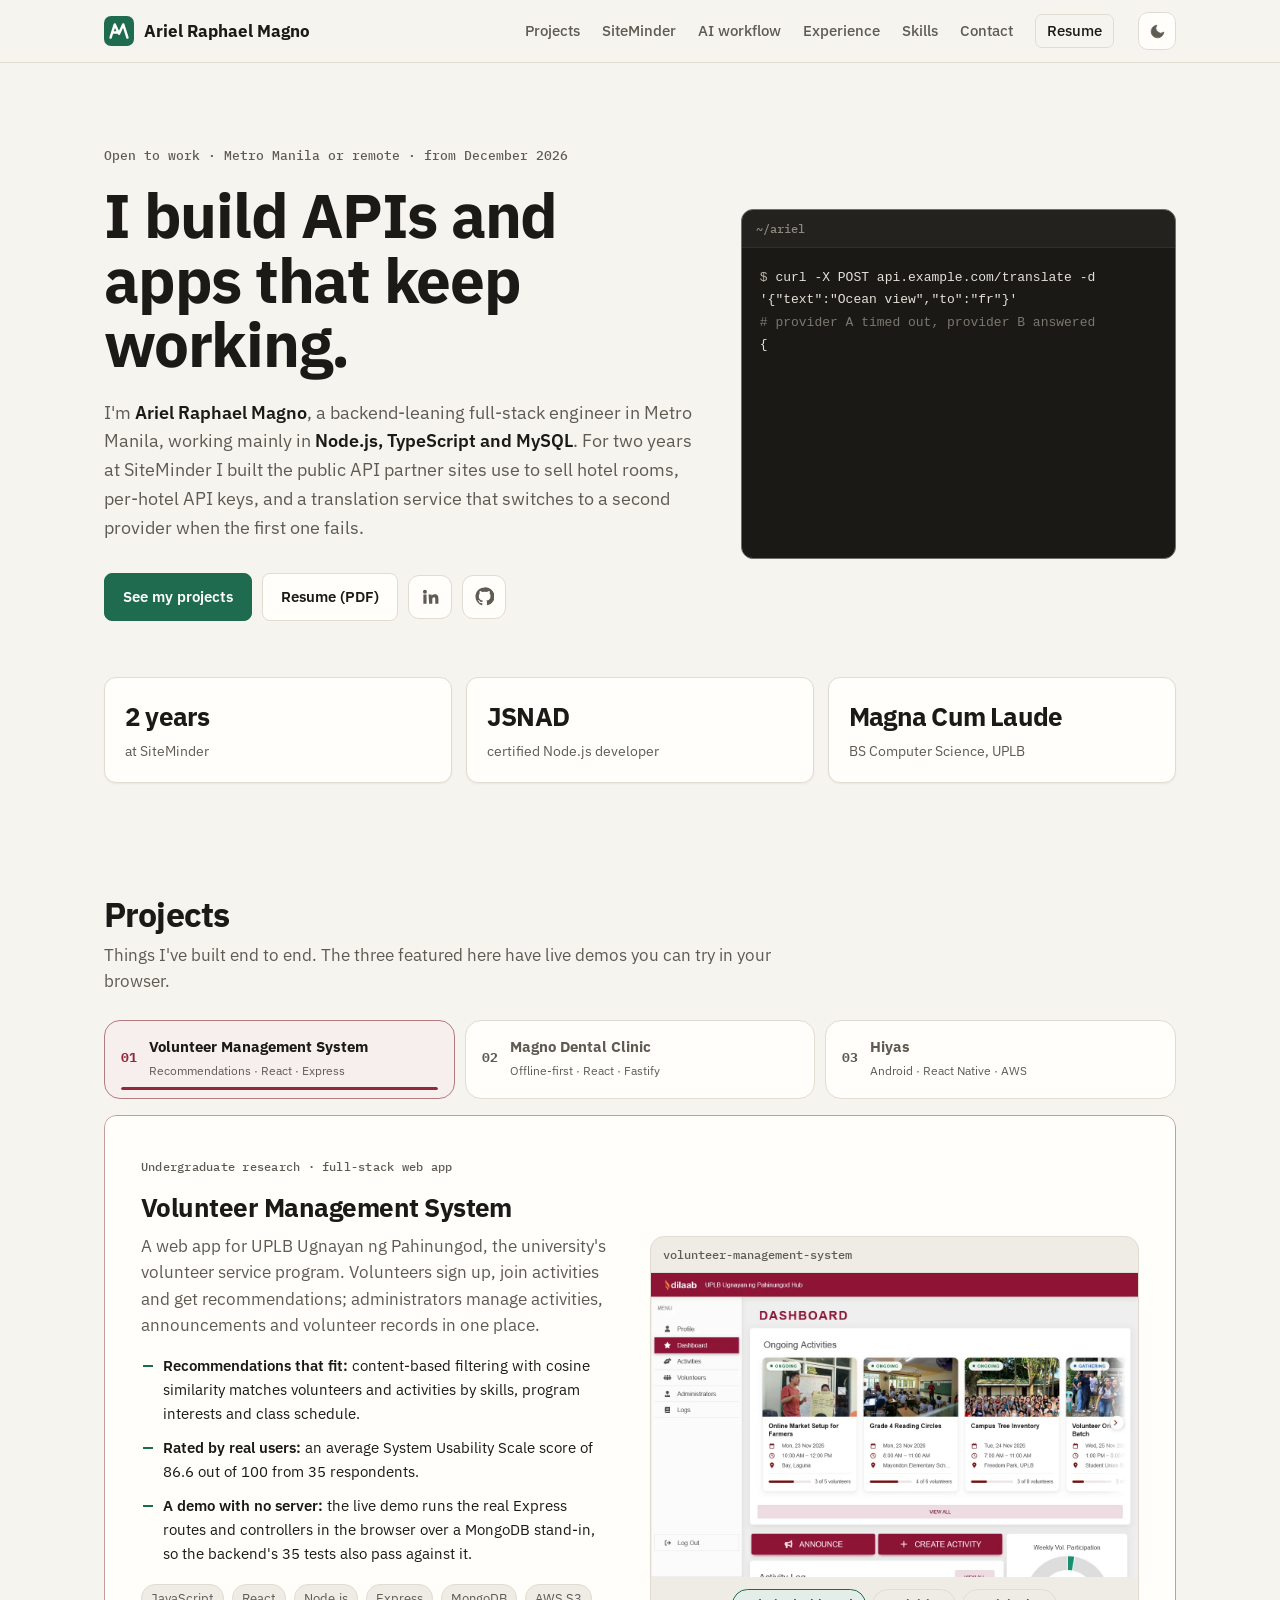
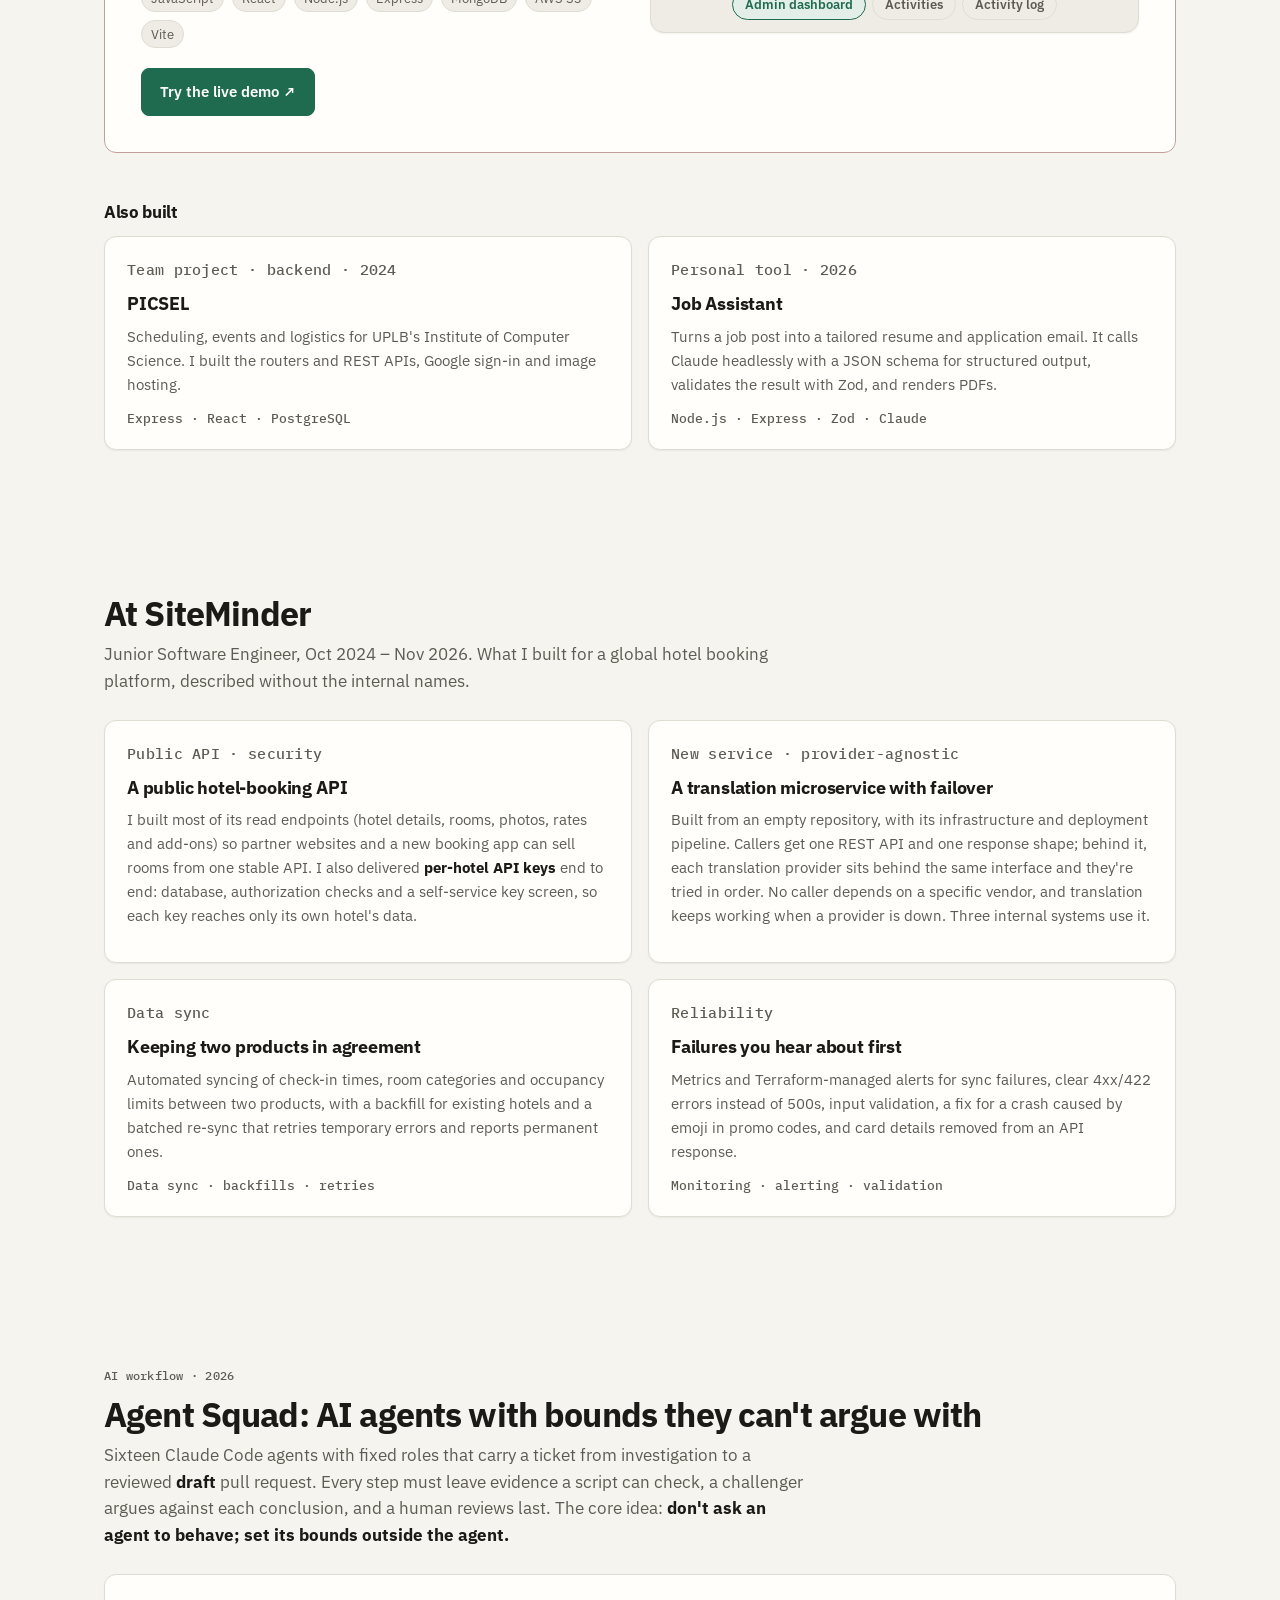
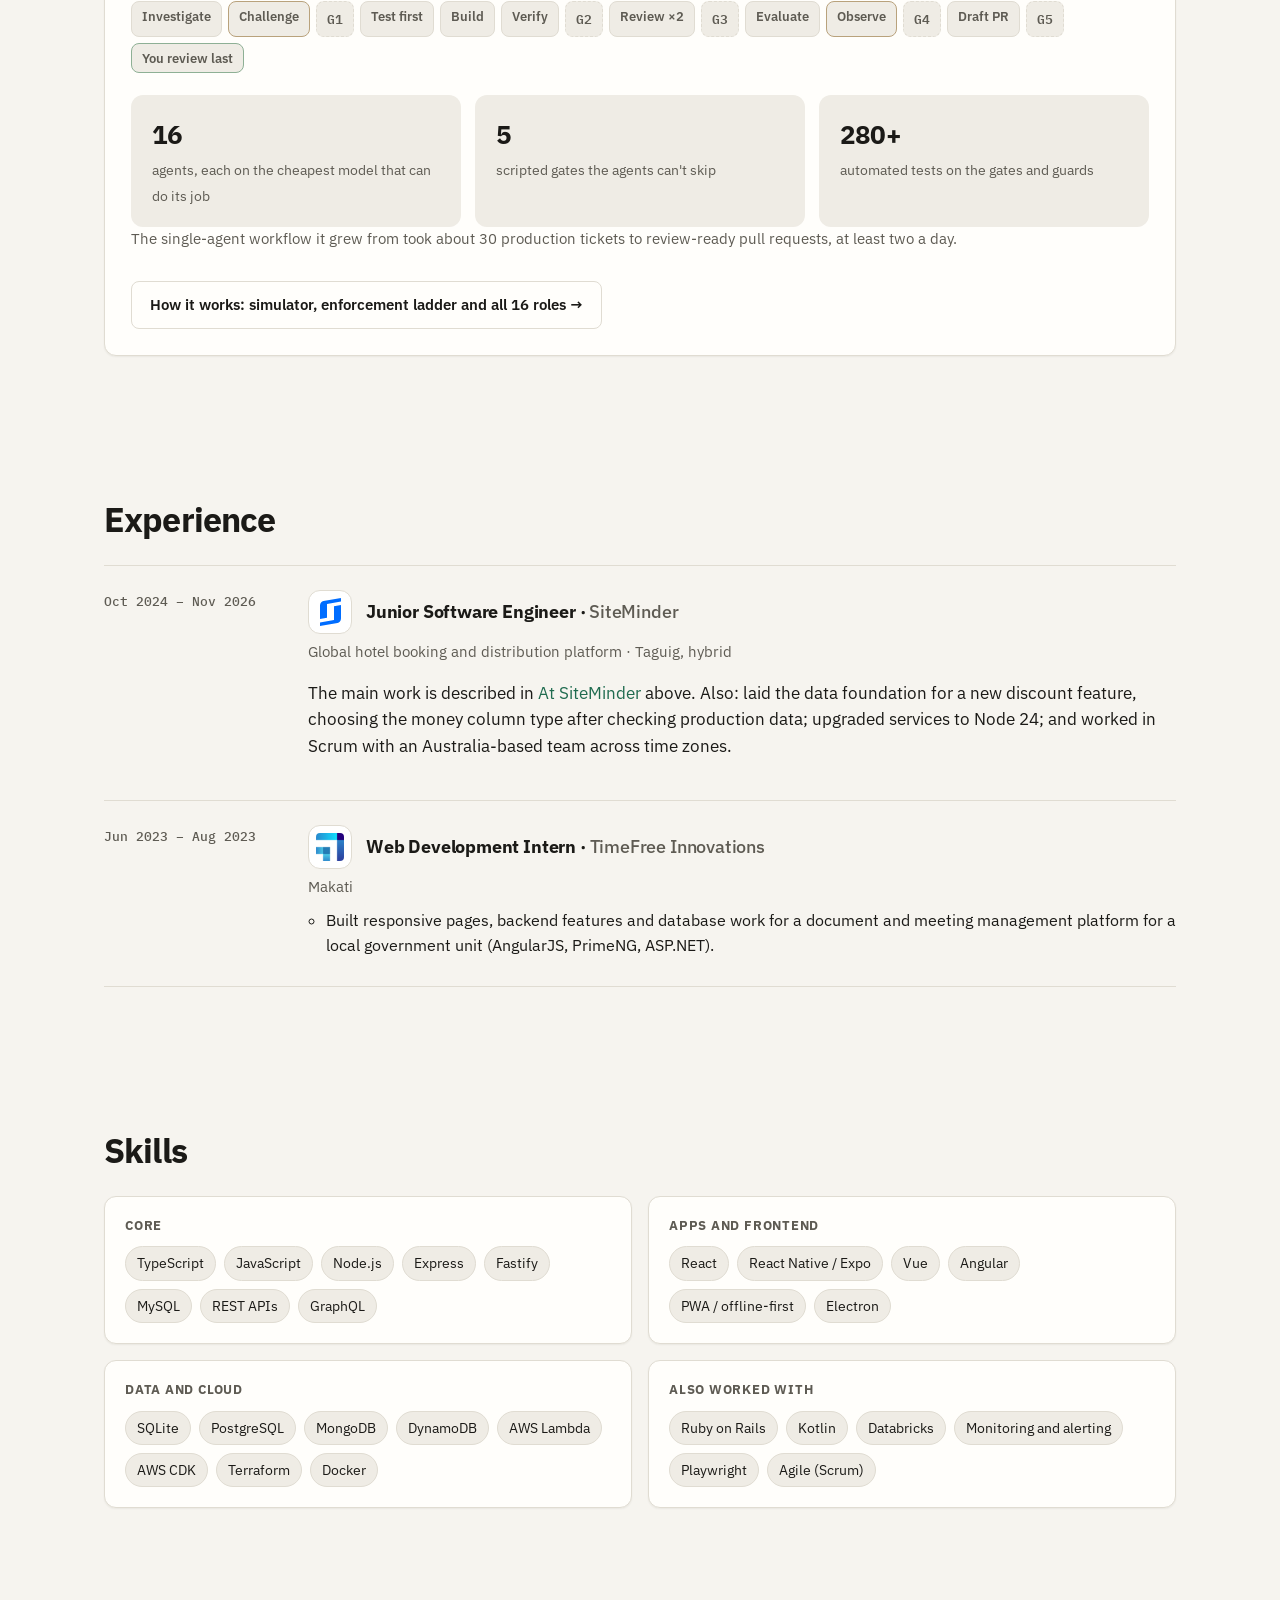
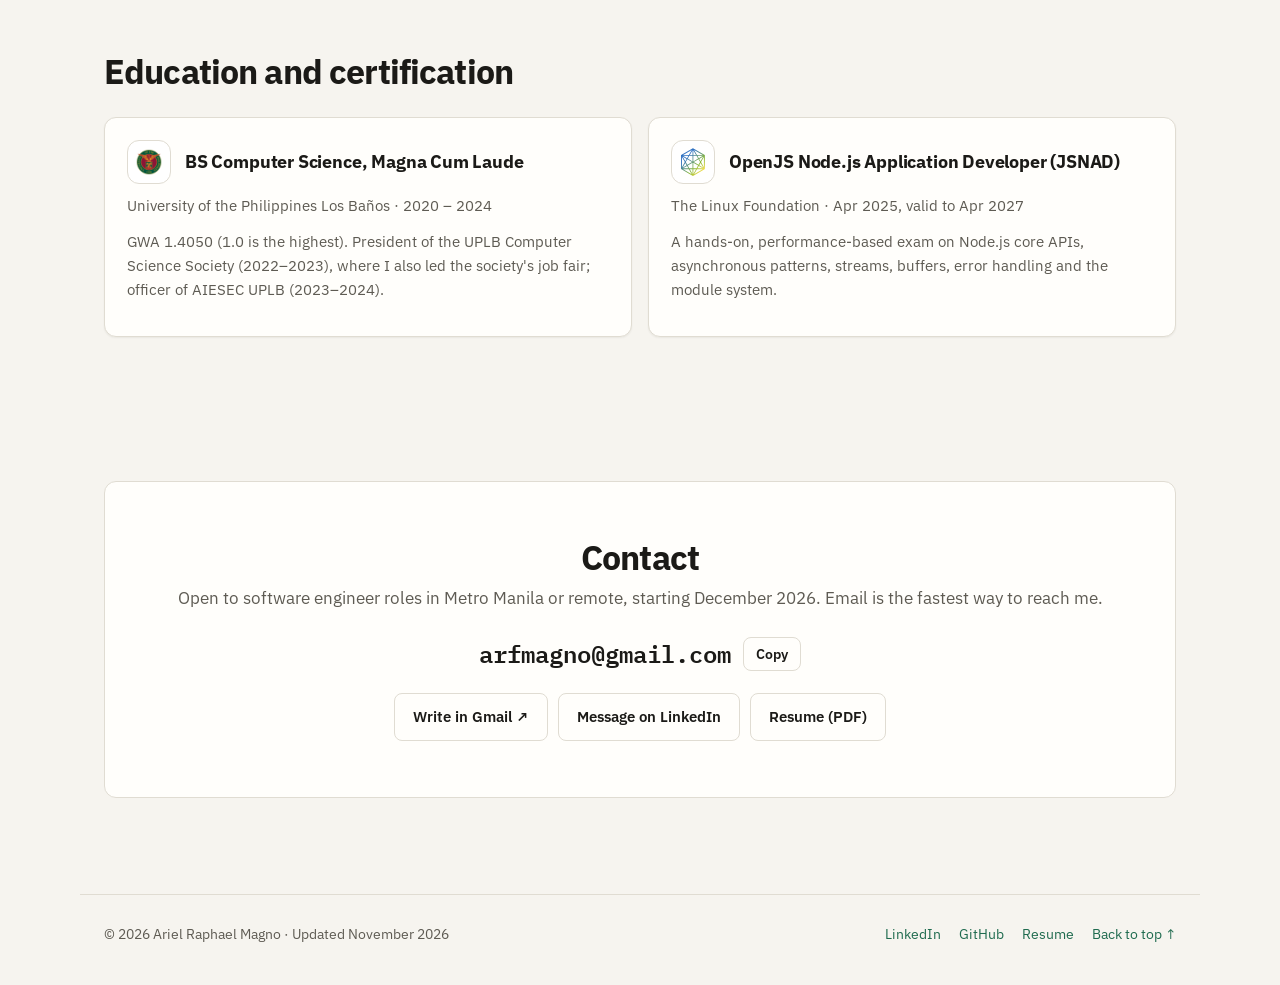
<file: index.html>
<!doctype html>
<html lang="en">
<head>
<meta charset="utf-8">
<meta name="viewport" content="width=device-width, initial-scale=1">
<title>Ariel Raphael Magno · Software Engineer</title>
<meta name="description" content="Ariel Raphael Magno, full-stack software engineer in Metro Manila. Node.js, TypeScript and MySQL: public APIs, offline-first apps and reliable services.">
<meta property="og:title" content="Ariel Raphael Magno · Software Engineer">
<meta property="og:description" content="Full-stack software engineer. Public APIs, offline-first apps and reliable services in Node.js and TypeScript.">
<meta property="og:type" content="website">
<meta property="og:url" content="https://arfmagno.github.io/">
<meta property="og:image" content="https://arfmagno.github.io/assets/og-card.png">
<meta property="og:image:width" content="1200">
<meta property="og:image:height" content="630">
<meta property="og:image:alt" content="Ariel Raphael Magno, full-stack software engineer">
<meta name="twitter:card" content="summary_large_image">
<link rel="icon" href="/favicon.ico" sizes="48x48">
<link rel="icon" href="/favicon.svg" type="image/svg+xml">
<link rel="apple-touch-icon" href="/apple-touch-icon.png">
<link rel="canonical" href="https://arfmagno.github.io/">
<script type="application/ld+json">
{"@context":"https://schema.org","@type":"Person","name":"Ariel Raphael Magno","jobTitle":"Software Engineer",
 "url":"https://arfmagno.github.io/","email":"mailto:arfmagno@gmail.com",
 "address":{"@type":"PostalAddress","addressLocality":"Metro Manila","addressCountry":"PH"},
 "alumniOf":{"@type":"CollegeOrUniversity","name":"University of the Philippines Los Baños"},
 "knowsAbout":["Node.js","TypeScript","MySQL","REST APIs","React","React Native"],
 "sameAs":["https://www.linkedin.com/in/arfmagno/","https://github.com/arfmagno"]}
</script>
<link rel="preconnect" href="https://fonts.googleapis.com">
<link rel="preconnect" href="https://fonts.gstatic.com" crossorigin>
<link href="https://fonts.googleapis.com/css2?family=IBM+Plex+Sans:wght@400;500;600;700&family=IBM+Plex+Mono:wght@400;500&display=swap" rel="stylesheet">
<link rel="stylesheet" href="style.css">
</head>
<body>
<a class="skip" href="#main">Skip to content</a>
<div class="progress" aria-hidden="true"></div>

<header class="nav">
  <div class="wrap nav-in">
    <a class="brand" href="#top"><span class="logo" aria-hidden="true"><svg viewBox="0 0 32 32"><path d="M7 23 11.5 9 16 19 20.5 9 25 23M9.2 17.5h4.6" fill="none" stroke="#fff" stroke-width="2.6" stroke-linecap="round" stroke-linejoin="round"/></svg></span>Ariel Raphael Magno</a>
    <nav aria-label="Sections">
      <a href="#projects">Projects</a>
      <a href="#work">SiteMinder</a>
      <a href="#agents">AI workflow</a>
      <a href="#experience">Experience</a>
      <a href="#skills">Skills</a>
      <a href="#contact">Contact</a>
      <a class="nav-resume" href="assets/Ariel_Raphael_Magno_Resume.pdf" target="_blank" rel="noopener">Resume</a>
    </nav>
    <button class="theme" type="button" aria-label="Toggle dark mode" title="Toggle dark mode">
      <svg class="moon" viewBox="0 0 24 24" aria-hidden="true"><path d="M21 12.8A9 9 0 1 1 11.2 3a7 7 0 0 0 9.8 9.8z"/></svg>
      <svg class="sun" viewBox="0 0 24 24" aria-hidden="true"><circle cx="12" cy="12" r="4.5"/><path d="M12 1.5v3M12 19.5v3M1.5 12h3M19.5 12h3M4.6 4.6l2.1 2.1M17.3 17.3l2.1 2.1M4.6 19.4l2.1-2.1M17.3 6.7l2.1-2.1" stroke-width="2" stroke-linecap="round"/></svg>
    </button>
  </div>
</header>

<main id="main">
  <!-- HERO -->
  <section class="hero" id="top">

    <div class="wrap hero-grid">
      <div>
        <p class="eyebrow">Open to work · Metro Manila or remote · from December 2026</p>
        <h1>I build APIs and apps that keep working.</h1>
        <p class="lede">I'm <strong>Ariel Raphael Magno</strong>, a backend-leaning full-stack engineer in Metro Manila, working mainly in <strong>Node.js, TypeScript and MySQL</strong>. For two years at SiteMinder I built the public API partner sites use to sell hotel rooms, per-hotel API keys, and a translation service that switches to a second provider when the first one fails.</p>
        <div class="cta">
          <a class="btn primary" href="#projects">See my projects</a>
          <a class="btn" href="assets/Ariel_Raphael_Magno_Resume.pdf" target="_blank" rel="noopener">Resume (PDF)</a>
          <a class="icon-btn" href="https://www.linkedin.com/in/arfmagno/" target="_blank" rel="noopener" aria-label="LinkedIn"><svg viewBox="0 0 24 24"><path d="M4.98 3.5a2.5 2.5 0 1 1 0 5 2.5 2.5 0 0 1 0-5zM3 9.5h4V21H3zM9.5 9.5h3.8v1.6h.1c.5-1 1.8-2 3.8-2 4 0 4.8 2.6 4.8 6V21h-4v-5.1c0-1.2 0-2.8-1.7-2.8s-2 1.3-2 2.7V21h-4z"/></svg></a>
          <a class="icon-btn" href="https://github.com/arfmagno" target="_blank" rel="noopener" aria-label="GitHub"><svg viewBox="0 0 24 24"><path d="M12 .5a11.5 11.5 0 0 0-3.6 22.4c.6.1.8-.3.8-.6v-2c-3.2.7-3.9-1.5-3.9-1.5-.5-1.3-1.3-1.7-1.3-1.7-1-.7.1-.7.1-.7 1.2.1 1.8 1.2 1.8 1.2 1 1.8 2.8 1.3 3.5 1 .1-.8.4-1.3.7-1.6-2.6-.3-5.3-1.3-5.3-5.7 0-1.3.5-2.3 1.2-3.1-.1-.3-.5-1.5.1-3.1 0 0 1-.3 3.2 1.2a11 11 0 0 1 5.8 0c2.2-1.5 3.2-1.2 3.2-1.2.6 1.6.2 2.8.1 3.1.8.8 1.2 1.9 1.2 3.1 0 4.4-2.7 5.4-5.3 5.7.4.4.8 1.1.8 2.2v3.3c0 .3.2.7.8.6A11.5 11.5 0 0 0 12 .5z"/></svg></a>
        </div>
      </div>
      <div class="term reveal" aria-label="Example call to a translation API with automatic fallback">
        <div class="term-bar"><span>~/ariel</span></div>
        <pre class="term-body"><code id="term"></code></pre>
      </div>
    </div>
    <ul class="wrap facts reveal" aria-label="Highlights">
      <li><b>2 years</b><span>at SiteMinder</span></li>
      <li><b>JSNAD</b><span>certified Node.js developer</span></li>
      <li><b>Magna Cum Laude</b><span>BS Computer Science, UPLB</span></li>
    </ul>
  </section>

  <!-- PROJECTS -->
  <section class="wrap section" id="projects">
    <div class="head reveal">
      <h2>Projects</h2>
      <p class="sub">Things I've built end to end. The three featured here have live demos you can try in your browser.</p>
    </div>

    <div class="showcase reveal" data-showcase>
      <div class="showcase-tabs" role="tablist" aria-label="Featured projects">
          <button role="tab" aria-selected="true" aria-controls="feat-vms" style="--c:#8e2a3b">
            <span class="st-num">01</span>
            <span class="st-text"><b>Volunteer Management System</b><small>Recommendations · React · Express</small></span>
            <span class="st-bar"><i></i></span>
          </button>
          <button role="tab" aria-selected="false" aria-controls="feat-dental" style="--c:#2c7a72">
            <span class="st-num">02</span>
            <span class="st-text"><b>Magno Dental Clinic</b><small>Offline-first · React · Fastify</small></span>
            <span class="st-bar"><i></i></span>
          </button>
          <button role="tab" aria-selected="false" aria-controls="feat-hiyas" style="--c:#8a5f14">
            <span class="st-num">03</span>
            <span class="st-text"><b>Hiyas</b><small>Android · React Native · AWS</small></span>
            <span class="st-bar"><i></i></span>
          </button>
      </div>
      <div class="showcase-viewport">
        <div class="showcase-track">
    <article id="feat-vms" style="--c:#8e2a3b" role="tabpanel" aria-roledescription="slide" class="feature slide">
      <div class="feature-text">
        <p class="tag">Undergraduate research · full-stack web app</p>
        <h3>Volunteer Management System</h3>
        <p>A web app for UPLB Ugnayan ng Pahinungod, the university's volunteer service program. Volunteers sign up, join activities and get recommendations; administrators manage activities, announcements and volunteer records in one place.</p>
        <ul class="points">
          <li><b>Recommendations that fit:</b> content-based filtering with cosine similarity matches volunteers and activities by skills, program interests and class schedule.</li>
          <li><b>Rated by real users:</b> an average System Usability Scale score of 86.6 out of 100 from 35 respondents.</li>
          <li><b>A demo with no server:</b> the live demo runs the real Express routes and controllers in the browser over a MongoDB stand-in, so the backend's 35 tests also pass against it.</li>
        </ul>
        <p class="chips small"><span>JavaScript</span><span>React</span><span>Node.js</span><span>Express</span><span>MongoDB</span><span>AWS S3</span><span>Vite</span></p>
        <div class="cta">
          <a class="btn primary" href="vms/" target="_blank" rel="noopener">Try the live demo ↗</a>
        </div>
      </div>
      <div class="gallery browser" data-gallery>
        <div class="browser-bar"><span>volunteer-management-system</span></div>
        <div class="shots">
          <img src="assets/vms-admin-dashboard.webp" alt="Admin dashboard with ongoing activities and participation chart" width="1280" height="800" class="on">
          <img src="assets/vms-activities.webp" alt="Activities a volunteer can join, with dates, places and open slots" width="1280" height="800" loading="lazy">
          <img src="assets/vms-logs.webp" alt="Searchable, paged activity log for administrators" width="1280" height="800" loading="lazy">
        </div>
        <div class="thumbs" role="tablist" aria-label="Volunteer Management System screenshots">
          <button role="tab" aria-selected="true">Admin dashboard</button>
          <button role="tab" aria-selected="false">Activities</button>
          <button role="tab" aria-selected="false">Activity log</button>
        </div>
      </div>
    </article>

    <article id="feat-dental" style="--c:#2c7a72" role="tabpanel" aria-roledescription="slide" class="feature slide">
      <div class="feature-text">
        <p class="tag">Offline-first web and desktop app · 2026</p>
        <h3>Magno Dental Clinic</h3>
        <p>Patient records, FDI dental charts, procedures and payments for a small clinic. It keeps working with no internet: everything saves on the device and syncs through a server the clinic hosts. It runs as an installable web app and as a Windows desktop program.</p>
        <ul class="points">
          <li><b>Generic offline sync:</b> dirty rows push, a paged change feed pulls, last write wins per row. A new table only needs declaring.</li>
          <li><b>Security with a written threat model:</b> default-deny auth, an append-only audit log in the same transaction as each change, AES-256-GCM backups.</li>
          <li><b>Quality gates in CI:</b> 105 unit and integration tests, 31 Playwright end-to-end tests, axe accessibility checks and Lighthouse score floors.</li>
        </ul>
        <p class="chips small"><span>TypeScript</span><span>React</span><span>Fastify</span><span>SQLite</span><span>IndexedDB</span><span>Electron</span><span>Docker</span><span>Playwright</span></p>
        <div class="cta">
          <a class="btn primary" href="https://arfmagno.github.io/dental-clinic-mgt-system/" target="_blank" rel="noopener">Try the live demo ↗</a>
          <a class="btn" href="https://github.com/arfmagno/dental-clinic-mgt-system" target="_blank" rel="noopener">Source code</a>
        </div>
      </div>
      <div class="gallery browser" data-gallery>
        <div class="browser-bar"><span>dental-clinic-mgt-system</span></div>
        <div class="shots">
          <img src="assets/dental-dashboard.webp" alt="Dental clinic dashboard" width="1280" height="800" loading="lazy" class="on">
          <img src="assets/dental-dental-chart.webp" alt="FDI dental chart with conditions drawn on each tooth" width="1280" height="800" loading="lazy">
          <img src="assets/dental-reports.webp" alt="Reports: collections, unpaid balances and common procedures" width="1280" height="800" loading="lazy">
        </div>
        <div class="thumbs" role="tablist" aria-label="Dental clinic screenshots">
          <button role="tab" aria-selected="true">Dashboard</button>
          <button role="tab" aria-selected="false">Dental chart</button>
          <button role="tab" aria-selected="false">Reports</button>
        </div>
      </div>
    </article>

    <article id="feat-hiyas" style="--c:#8a5f14" role="tabpanel" aria-roledescription="slide" class="feature flip slide">
      <div class="feature-text">
        <p class="tag">Offline-first Android app · 2026</p>
        <h3>Hiyas: jewelry business records</h3>
        <p><i>Hiyas</i> is Tagalog for "jewel". An app for running a small jewelry business: pieces with their parts, stones, costs and photos, clients, job orders with down payments, suppliers and stock. The phone's database is the source of truth and syncs in the background, all on always-free cloud tiers.</p>
        <ul class="points">
          <li><b>Describe an order in one message:</b> "Bea Ramos wants an 18K ring with a 3mm diamond, ₱18,000, 5k down". An LLM reads it online; a rule-based reader on the phone does the same offline.</li>
          <li><b>Serverless on free tiers:</b> AWS Lambda, DynamoDB single-table design, Cognito, Cloudflare R2 photos and Workers AI design images, deployed with CDK and GitHub OIDC.</li>
          <li><b>Tested on three levels:</b> Vitest and Jest units, two-device sync integration tests, Maestro end-to-end on an Android emulator.</li>
        </ul>
        <p class="chips small"><span>TypeScript</span><span>React Native</span><span>Expo</span><span>AWS Lambda</span><span>DynamoDB</span><span>AWS CDK</span><span>Cloudflare AI</span></p>
        <div class="cta">
          <a class="btn primary" href="https://arfmagno.github.io/jewelry-mgt-mobile-app/" target="_blank" rel="noopener" data-phone>Try the app ↗</a>
          <a class="btn" href="https://github.com/arfmagno/jewelry-mgt-mobile-app" target="_blank" rel="noopener">Source code</a>
        </div>
      </div>
      <div class="gallery phone" data-gallery>
        <div class="shots">
          <img src="assets/hiyas-assistant.gif" alt="Describing an order in one message to the assistant" width="360" height="800" loading="lazy" class="on">
          <img src="assets/hiyas-pieces-light.webp" alt="Pieces list in the light theme" width="540" height="1200" loading="lazy">
          <img src="assets/hiyas-orders-dark.webp" alt="Completed orders for a month, dark theme" width="540" height="1200" loading="lazy">
        </div>
        <div class="thumbs" role="tablist" aria-label="Hiyas screenshots">
          <button role="tab" aria-selected="true">Assistant</button>
          <button role="tab" aria-selected="false">Pieces</button>
          <button role="tab" aria-selected="false">Orders</button>
        </div>
      </div>
    </article>
        </div>
      </div>
    </div>

    <h3 class="also reveal">Also built</h3>
    <div class="cards two" id="project-cards">
      <article class="card reveal">
        <p class="tag">Team project · backend · 2024</p>
        <h3 class="sm">PICSEL</h3>
        <p>Scheduling, events and logistics for UPLB's Institute of Computer Science. I built the routers and REST APIs, Google sign-in and image hosting.</p>
        <p class="stack">Express · React · PostgreSQL</p>
      </article>
      <article class="card reveal">
        <p class="tag">Personal tool · 2026</p>
        <h3 class="sm">Job Assistant</h3>
        <p>Turns a job post into a tailored resume and application email. It calls Claude headlessly with a JSON schema for structured output, validates the result with Zod, and renders PDFs.</p>
        <p class="stack">Node.js · Express · Zod · Claude</p>
      </article>
    </div>
  </section>



  <!-- WORK -->
  <section class="wrap section" id="work">
    <div class="head reveal">
      <h2>At SiteMinder</h2>
      <p class="sub">Junior Software Engineer, Oct 2024 – Nov 2026. What I built for a global hotel booking platform, described without the internal names.</p>
    </div>

    <div class="cards two">
      <article class="card big reveal">
        <p class="tag">Public API · security</p>
        <h3 class="sm">A public hotel-booking API</h3>
        <p>I built most of its read endpoints (hotel details, rooms, photos, rates and add-ons) so partner websites and a new booking app can sell rooms from one stable API. I also delivered <b>per-hotel API keys</b> end to end: database, authorization checks and a self-service key screen, so each key reaches only its own hotel's data.</p>
      </article>

      <article class="card big reveal">
        <p class="tag">New service · provider-agnostic</p>
        <h3 class="sm">A translation microservice with failover</h3>
        <p>Built from an empty repository, with its infrastructure and deployment pipeline. Callers get one REST API and one response shape; behind it, each translation provider sits behind the same interface and they're tried in order. No caller depends on a specific vendor, and translation keeps working when a provider is down. Three internal systems use it.</p>
      </article>

      <article class="card reveal">
        <p class="tag">Data sync</p>
        <h3 class="sm">Keeping two products in agreement</h3>
        <p>Automated syncing of check-in times, room categories and occupancy limits between two products, with a backfill for existing hotels and a batched re-sync that retries temporary errors and reports permanent ones.</p>
        <p class="stack">Data sync · backfills · retries</p>
      </article>
      <article class="card reveal">
        <p class="tag">Reliability</p>
        <h3 class="sm">Failures you hear about first</h3>
        <p>Metrics and Terraform-managed alerts for sync failures, clear 4xx/422 errors instead of 500s, input validation, a fix for a crash caused by emoji in promo codes, and card details removed from an API response.</p>
        <p class="stack">Monitoring · alerting · validation</p>
      </article>
    </div>
  </section>

  <!-- AI WORKFLOW (summary; full version on agents.html) -->
  <section class="wrap section" id="agents">
    <div class="head reveal">
      <p class="tag">AI workflow · 2026</p>
      <h2>Agent Squad: AI agents with bounds they can't argue with</h2>
      <p class="sub">Sixteen Claude Code agents with fixed roles that carry a ticket from investigation to a reviewed <b>draft</b> pull request. Every step must leave evidence a script can check, a challenger argues against each conclusion, and a human reviews last. The core idea: <b>don't ask an agent to behave; set its bounds outside the agent.</b></p>
    </div>
    <div class="card squad-sum reveal">
      <ol class="pipe" aria-label="Pipeline stages">
        <li>Investigate</li><li class="ch">Challenge</li><li class="gate">G1</li><li>Test first</li><li>Build</li><li>Verify</li><li class="gate">G2</li><li>Review ×2</li><li class="gate">G3</li><li>Evaluate</li><li class="ob">Observe</li><li class="gate">G4</li><li>Draft PR</li><li class="gate">G5</li><li class="human">You review last</li>
      </ol>
      <ul class="facts">
        <li><b>16</b><span>agents, each on the cheapest model that can do its job</span></li>
        <li><b>5</b><span>scripted gates the agents can't skip</span></li>
        <li><b>280+</b><span>automated tests on the gates and guards</span></li>
      </ul>
      <p class="note">The single-agent workflow it grew from took about 30 production tickets to review-ready pull requests, at least two a day.</p>
      <div class="cta"><a class="btn" href="agents.html">How it works: simulator, enforcement ladder and all 16 roles →</a></div>
    </div>
  </section>

  <!-- EXPERIENCE -->
  <section class="wrap section" id="experience">
    <div class="head reveal"><h2>Experience</h2></div>
    <ol class="timeline">
      <li class="reveal">
        <div class="when">Oct 2024 – Nov 2026</div>
        <div>
          <div class="org"><img class="org-logo" src="assets/logos/siteminder.svg" alt="SiteMinder logo" width="44" height="44" loading="lazy"><h3 class="sm">Junior Software Engineer · <span>SiteMinder</span></h3></div>
          <p class="muted">Global hotel booking and distribution platform · Taguig, hybrid</p>
          <p>The main work is described in <a href="#work">At SiteMinder</a> above. Also: laid the data foundation for a new discount feature, choosing the money column type after checking production data; upgraded services to Node 24; and worked in Scrum with an Australia-based team across time zones.</p>
        </div>
      </li>
      <li class="reveal">
        <div class="when">Jun 2023 – Aug 2023</div>
        <div>
          <div class="org"><img class="org-logo" src="assets/logos/timefree.png" alt="TimeFree Innovations logo" width="44" height="44" loading="lazy"><h3 class="sm">Web Development Intern · <span>TimeFree Innovations</span></h3></div>
          <p class="muted">Makati</p>
          <ul><li>Built responsive pages, backend features and database work for a document and meeting management platform for a local government unit (AngularJS, PrimeNG, ASP.NET).</li></ul>
        </div>
      </li>
    </ol>
  </section>

  <!-- SKILLS -->
  <section class="wrap section" id="skills">
    <div class="head reveal"><h2>Skills</h2></div>
    <div class="skills reveal">
      <div><h3 class="sm">Core</h3><p class="chips"><span>TypeScript</span><span>JavaScript</span><span>Node.js</span><span>Express</span><span>Fastify</span><span>MySQL</span><span>REST APIs</span><span>GraphQL</span></p></div>
      <div><h3 class="sm">Apps and frontend</h3><p class="chips"><span>React</span><span>React Native / Expo</span><span>Vue</span><span>Angular</span><span>PWA / offline-first</span><span>Electron</span></p></div>
      <div><h3 class="sm">Data and cloud</h3><p class="chips"><span>SQLite</span><span>PostgreSQL</span><span>MongoDB</span><span>DynamoDB</span><span>AWS Lambda</span><span>AWS CDK</span><span>Terraform</span><span>Docker</span></p></div>
      <div><h3 class="sm">Also worked with</h3><p class="chips"><span>Ruby on Rails</span><span>Kotlin</span><span>Databricks</span><span>Monitoring and alerting</span><span>Playwright</span><span>Agile (Scrum)</span></p></div>
    </div>
  </section>

  <!-- EDUCATION -->
  <section class="wrap section" id="education">
    <div class="head reveal"><h2>Education and certification</h2></div>
    <div class="cards two">
      <article class="card reveal">
        <div class="org"><img class="org-logo" src="assets/logos/uplb.png" alt="University of the Philippines seal" width="44" height="44" loading="lazy"><h3 class="sm">BS Computer Science, Magna Cum Laude</h3></div>
        <p class="muted">University of the Philippines Los Baños · 2020 – 2024</p>
        <p>GWA 1.4050 (1.0 is the highest). President of the UPLB Computer Science Society (2022–2023), where I also led the society's job fair; officer of AIESEC UPLB (2023–2024).</p>
      </article>
      <article class="card reveal">
        <div class="org"><img class="org-logo" src="assets/logos/openjs.svg" alt="OpenJS Foundation logo" width="44" height="44" loading="lazy"><h3 class="sm">OpenJS Node.js Application Developer (JSNAD)</h3></div>
        <p class="muted">The Linux Foundation · Apr 2025, valid to Apr 2027</p>
        <p>A hands-on, performance-based exam on Node.js core APIs, asynchronous patterns, streams, buffers, error handling and the module system.</p>
      </article>
    </div>
  </section>

  <!-- CONTACT -->
  <section class="wrap section" id="contact">
    <div class="contact reveal">
      <h2>Contact</h2>
      <p>Open to software engineer roles in Metro Manila or remote, starting December 2026. Email is the fastest way to reach me.</p>
      <p class="mail-line"><a id="mail-addr" href="mailto:arfmagno@gmail.com">arfmagno@gmail.com</a><button class="btn small" id="mail-copy" type="button">Copy</button></p>
      <div class="cta center">
        <a class="btn" href="https://mail.google.com/mail/?view=cm&amp;fs=1&amp;to=arfmagno%40gmail.com" target="_blank" rel="noopener">Write in Gmail ↗</a>
        <a class="btn" href="https://www.linkedin.com/in/arfmagno/" target="_blank" rel="noopener">Message on LinkedIn</a>
        <a class="btn" href="assets/Ariel_Raphael_Magno_Resume.pdf" target="_blank" rel="noopener">Resume (PDF)</a>
      </div>
    </div>
  </section>
</main>

<footer class="wrap foot">
  <p>© <span id="year">2026</span> Ariel Raphael Magno · Updated November 2026</p>
  <p class="foot-links"><a href="https://www.linkedin.com/in/arfmagno/" target="_blank" rel="noopener">LinkedIn</a><a href="https://github.com/arfmagno" target="_blank" rel="noopener">GitHub</a><a href="assets/Ariel_Raphael_Magno_Resume.pdf" target="_blank" rel="noopener">Resume</a><a href="#top">Back to top ↑</a></p>
</footer>

<dialog class="phone-modal" id="phone-modal" aria-label="Hiyas app demo">
  <button class="pm-close" id="pm-close" type="button" aria-label="Close demo">×</button>
  <div class="device"><iframe id="pm-frame" title="Hiyas app demo" allow="cross-origin-isolated"></iframe></div>
  <p class="pm-note">The app's demo build, running in a phone-sized screen. <a href="https://arfmagno.github.io/jewelry-mgt-mobile-app/" target="_blank" rel="noopener">Open in a new tab ↗</a></p>
</dialog>
<script src="app.js"></script>
<script data-goatcounter="https://arfmagno.goatcounter.com/count" async src="https://gc.zgo.at/count.js"></script>
</body>
</html>
</file>
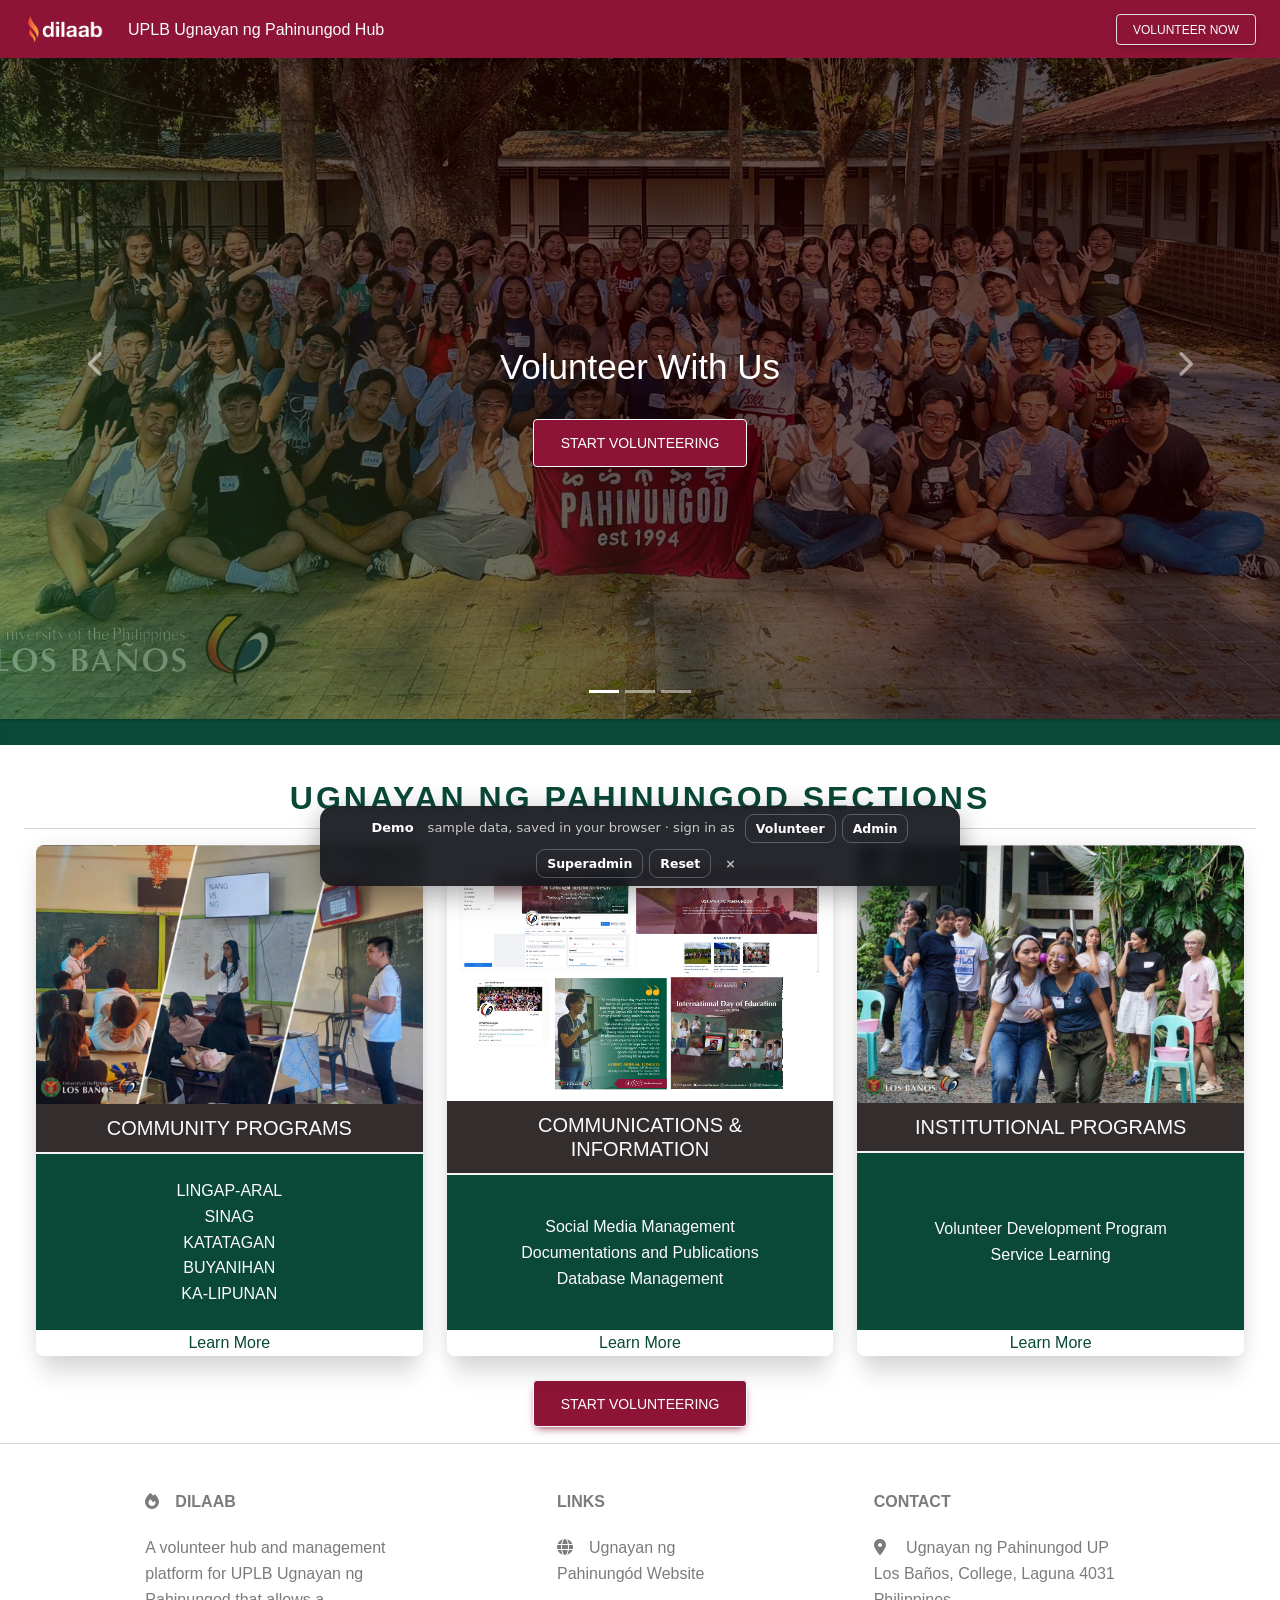
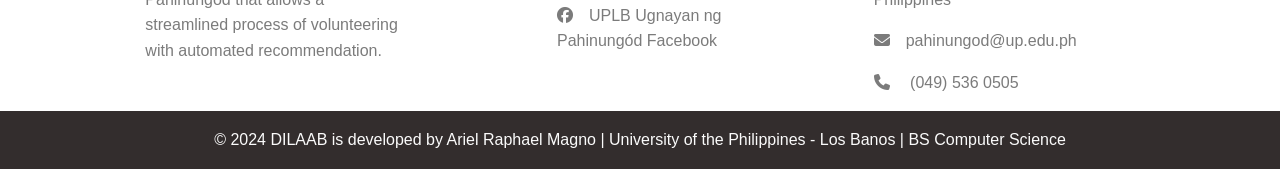
<file: vms/index.html>
<!DOCTYPE html>
<html lang="en">
  <head>
    <meta charset="utf-8" />
    <link rel="icon" href="/vms/favicon.ico" />
    <meta name="viewport" content="width=device-width, initial-scale=1" />
    <meta name="theme-color" content="#000000" />
    <meta
      name="description"
      content="Web site created using create-react-app"
    />
    <link rel="apple-touch-icon" href="/logo192.png" />
    <link rel="manifest" href="/vms/manifest.json" />
    <title>DILAAB: UPLB Pahinungod Hub</title>
    <script type="module" crossorigin src="/vms/assets/index-BWQtJhwg.js"></script>
    <link rel="stylesheet" crossorigin href="/vms/assets/index-NZfLuvoZ.css">
  </head>
  <body>
    <noscript>You need to enable JavaScript to run this app.</noscript>
    <div id="root"></div>
    <div id="alerts"></div>

  </body>
</html>
</file>
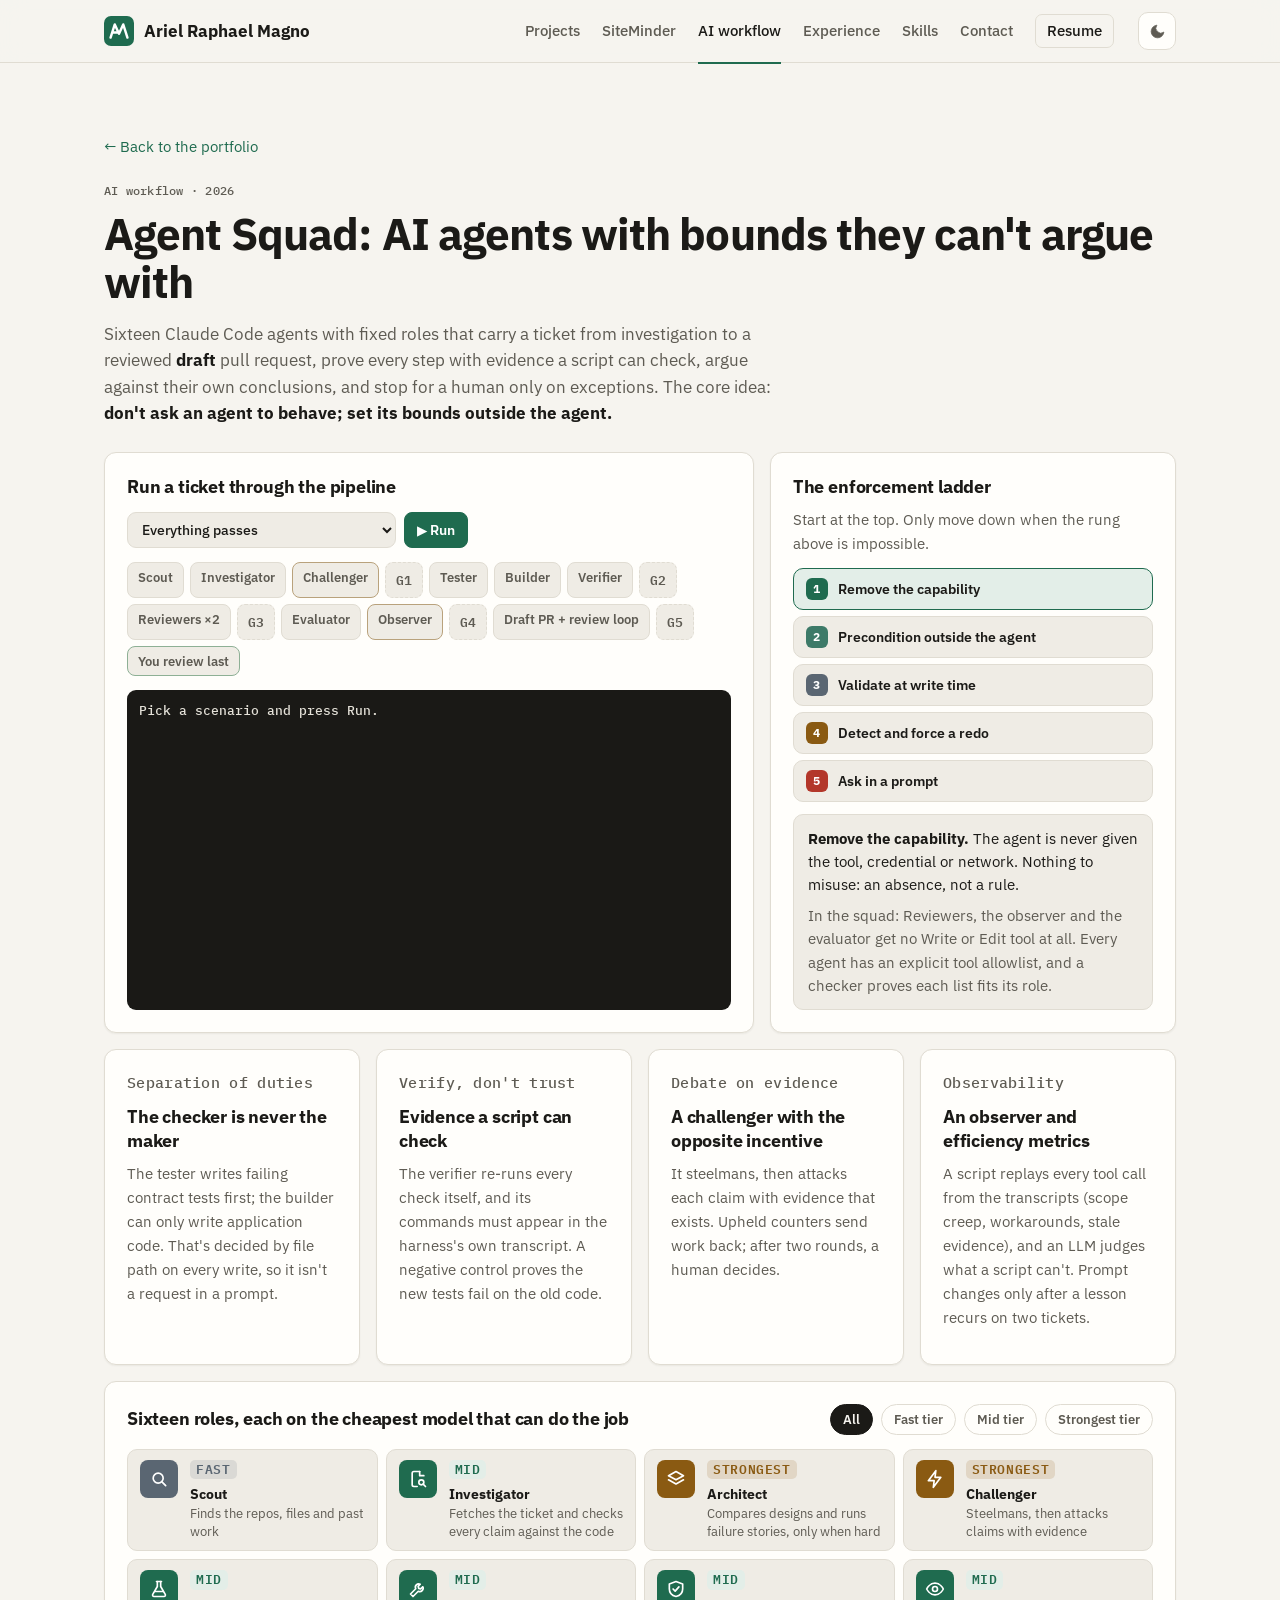
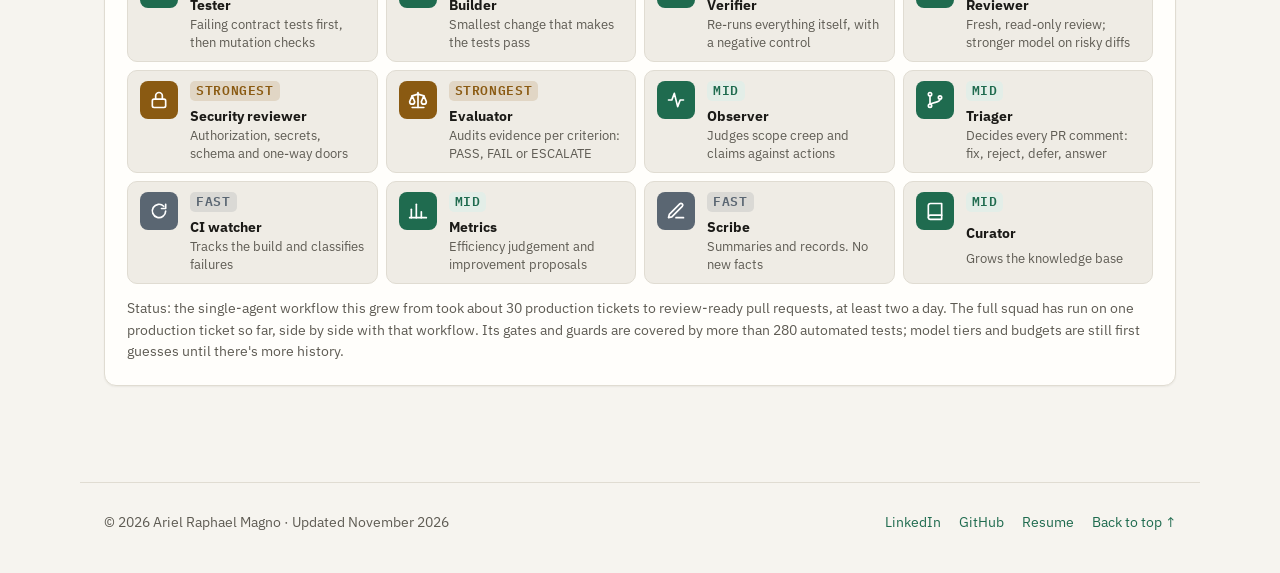
<file: agents.html>
<!doctype html>
<html lang="en">
<head>
<meta charset="utf-8">
<meta name="viewport" content="width=device-width, initial-scale=1">
<title>Agent Squad · Ariel Raphael Magno</title>
<meta name="description" content="Agent Squad: sixteen Claude Code agents with fixed roles, scripted gates and a challenger, carrying a ticket to a reviewed draft pull request.">
<meta property="og:title" content="Agent Squad · Ariel Raphael Magno">
<meta property="og:description" content="Full-stack software engineer. Public APIs, offline-first apps and reliable services in Node.js and TypeScript.">
<meta property="og:type" content="website">
<meta property="og:url" content="https://arfmagno.github.io/agents.html">
<meta property="og:image" content="https://arfmagno.github.io/assets/og-card.png">
<meta property="og:image:width" content="1200">
<meta property="og:image:height" content="630">
<meta property="og:image:alt" content="Ariel Raphael Magno, full-stack software engineer">
<meta name="twitter:card" content="summary_large_image">
<link rel="icon" href="/favicon.ico" sizes="48x48">
<link rel="icon" href="/favicon.svg" type="image/svg+xml">
<link rel="apple-touch-icon" href="/apple-touch-icon.png">
<link rel="canonical" href="https://arfmagno.github.io/agents.html">
<link rel="preconnect" href="https://fonts.googleapis.com">
<link rel="preconnect" href="https://fonts.gstatic.com" crossorigin>
<link href="https://fonts.googleapis.com/css2?family=IBM+Plex+Sans:wght@400;500;600;700&family=IBM+Plex+Mono:wght@400;500&display=swap" rel="stylesheet">
<link rel="stylesheet" href="style.css">
</head>
<body>
<a class="skip" href="#main">Skip to content</a>
<div class="progress" aria-hidden="true"></div>

<header class="nav">
  <div class="wrap nav-in">
    <a class="brand" href="index.html"><span class="logo" aria-hidden="true"><svg viewBox="0 0 32 32"><path d="M7 23 11.5 9 16 19 20.5 9 25 23M9.2 17.5h4.6" fill="none" stroke="#fff" stroke-width="2.6" stroke-linecap="round" stroke-linejoin="round"/></svg></span>Ariel Raphael Magno</a>
    <nav aria-label="Sections">
      <a href="index.html#projects">Projects</a>
      <a href="index.html#work">SiteMinder</a>
      <a href="agents.html" class="active" aria-current="page">AI workflow</a>
      <a href="index.html#experience">Experience</a>
      <a href="index.html#skills">Skills</a>
      <a href="index.html#contact">Contact</a>
      <a class="nav-resume" href="assets/Ariel_Raphael_Magno_Resume.pdf" target="_blank" rel="noopener">Resume</a>
    </nav>
    <button class="theme" type="button" aria-label="Toggle dark mode" title="Toggle dark mode">
      <svg class="moon" viewBox="0 0 24 24" aria-hidden="true"><path d="M21 12.8A9 9 0 1 1 11.2 3a7 7 0 0 0 9.8 9.8z"/></svg>
      <svg class="sun" viewBox="0 0 24 24" aria-hidden="true"><circle cx="12" cy="12" r="4.5"/><path d="M12 1.5v3M12 19.5v3M1.5 12h3M19.5 12h3M4.6 4.6l2.1 2.1M17.3 17.3l2.1 2.1M4.6 19.4l2.1-2.1M17.3 6.7l2.1-2.1" stroke-width="2" stroke-linecap="round"/></svg>
    </button>
  </div>
</header>

<main id="main">
  <section class="wrap section" id="agents">
    <p class="back"><a href="index.html#agents">← Back to the portfolio</a></p>
    <div class="head reveal">
      <p class="tag">AI workflow · 2026</p>
      <h1 class="page-title">Agent Squad: AI agents with bounds they can't argue with</h1>
      <p class="sub">Sixteen Claude Code agents with fixed roles that carry a ticket from investigation to a reviewed <b>draft</b> pull request, prove every step with evidence a script can check, argue against their own conclusions, and stop for a human only on exceptions. The core idea: <b>don't ask an agent to behave; set its bounds outside the agent.</b></p>
    </div>

    <div class="agent-grid">
      <!-- pipeline simulator -->
      <div class="sim card big reveal">
        <div class="sim-head">
          <h2 class="sm">Run a ticket through the pipeline</h2>
          <div class="sim-controls">
            <label class="sr" for="scenario">Scenario</label>
            <select id="scenario">
              <option value="happy">Everything passes</option>
              <option value="test-edit">Builder tries to edit a test</option>
              <option value="reviewer-write">Reviewer tries to fix the code</option>
              <option value="weak-tests">New tests also pass on the old code</option>
              <option value="challenge">Challenger finds a real flaw</option>
              <option value="push">Orchestrator pushes to main</option>
            </select>
            <button class="btn small primary" id="sim-run">▶ Run</button>
          </div>
        </div>
        <ol class="pipe" id="pipe">
          <li data-step="scout">Scout</li>
          <li data-step="investigator">Investigator</li>
          <li data-step="challenge1" class="ch">Challenger</li>
          <li data-step="G1" class="gate">G1</li>
          <li data-step="tester">Tester</li>
          <li data-step="builder">Builder</li>
          <li data-step="verifier">Verifier</li>
          <li data-step="G2" class="gate">G2</li>
          <li data-step="reviewers">Reviewers ×2</li>
          <li data-step="G3" class="gate">G3</li>
          <li data-step="evaluator">Evaluator</li>
          <li data-step="observer" class="ob">Observer</li>
          <li data-step="G4" class="gate">G4</li>
          <li data-step="pr">Draft PR + review loop</li>
          <li data-step="G5" class="gate">G5</li>
          <li data-step="human" class="human">You review last</li>
        </ol>
        <pre class="log tall" id="sim-log" aria-live="polite">Pick a scenario and press Run.</pre>
      </div>

      <!-- bounds ladder -->
      <div class="card reveal">
        <h2 class="sm">The enforcement ladder</h2>
        <p>Start at the top. Only move down when the rung above is impossible.</p>
        <div class="ladder" role="tablist" aria-label="Enforcement ladder">
          <button role="tab" aria-selected="true" data-rung="0"><b>1</b> Remove the capability</button>
          <button role="tab" aria-selected="false" data-rung="1"><b>2</b> Precondition outside the agent</button>
          <button role="tab" aria-selected="false" data-rung="2"><b>3</b> Validate at write time</button>
          <button role="tab" aria-selected="false" data-rung="3"><b>4</b> Detect and force a redo</button>
          <button role="tab" aria-selected="false" data-rung="4"><b>5</b> Ask in a prompt</button>
        </div>
        <div class="rung" id="rung" aria-live="polite"></div>
      </div>
    </div>

    <div class="cards three tight">
      <article class="card reveal"><p class="tag">Separation of duties</p><h2 class="sm">The checker is never the maker</h2><p>The tester writes failing contract tests first; the builder can only write application code. That's decided by file path on every write, so it isn't a request in a prompt.</p></article>
      <article class="card reveal"><p class="tag">Verify, don't trust</p><h2 class="sm">Evidence a script can check</h2><p>The verifier re-runs every check itself, and its commands must appear in the harness's own transcript. A negative control proves the new tests fail on the old code.</p></article>
      <article class="card reveal"><p class="tag">Debate on evidence</p><h2 class="sm">A challenger with the opposite incentive</h2><p>It steelmans, then attacks each claim with evidence that exists. Upheld counters send work back; after two rounds, a human decides.</p></article>
      <article class="card reveal"><p class="tag">Observability</p><h2 class="sm">An observer and efficiency metrics</h2><p>A script replays every tool call from the transcripts (scope creep, workarounds, stale evidence), and an LLM judges what a script can't. Prompt changes only after a lesson recurs on two tickets.</p></article>
    </div>

    <div class="roster reveal">
      <div class="roster-head">
        <h2 class="sm">Sixteen roles, each on the cheapest model that can do the job</h2>
        <div class="filters mini" role="group" aria-label="Filter by model tier">
          <button class="on" data-tier="all">All</button>
          <button data-tier="haiku">Fast tier</button>
          <button data-tier="sonnet">Mid tier</button>
          <button data-tier="opus">Strongest tier</button>
        </div>
      </div>
      <ul class="roster-list" id="roster"></ul>
      <p class="note">Status: the single-agent workflow this grew from took about 30 production tickets to review-ready pull requests, at least two a day. The full squad has run on one production ticket so far, side by side with that workflow. Its gates and guards are covered by more than 280 automated tests; model tiers and budgets are still first guesses until there's more history.</p>
    </div>
  </section>
</main>

<footer class="wrap foot">
  <p>© <span id="year">2026</span> Ariel Raphael Magno · Updated November 2026</p>
  <p class="foot-links"><a href="https://www.linkedin.com/in/arfmagno/" target="_blank" rel="noopener">LinkedIn</a><a href="https://github.com/arfmagno" target="_blank" rel="noopener">GitHub</a><a href="assets/Ariel_Raphael_Magno_Resume.pdf" target="_blank" rel="noopener">Resume</a><a href="#main">Back to top ↑</a></p>
</footer>
<script src="app.js"></script>
<script data-goatcounter="https://arfmagno.goatcounter.com/count" async src="https://gc.zgo.at/count.js"></script>
</body>
</html>
</file>
<file: style.css>
/* Palette: warm paper neutrals + ONE solid accent (forest green). No gradients.
   --accent-2 is a quiet ochre used only for secondary labels (strongest model tier, challenger). */
:root {
  --bg: #f6f4ef; --surface: #fffefb; --surface-2: #efece5; --text: #1b1a17; --muted: #5e5b53; --line: #e0dcd2;
  --accent: #1f6b4f; --on-accent: #ffffff; --accent-2: #8a5a12; --accent-soft: #e3eee8; --good: #2a7a4b; --bad: #b3372a; --warn: #8a5a12;
  --slate: #5a6672;
  --term: #1a1916; --term-text: #e4e1d8;
  --radius: 12px; --max: 1120px; --shadow: 0 1px 2px rgba(27, 26, 23, .06);
}
@media (prefers-color-scheme: dark) {
  :root:not([data-theme="light"]) {
    --bg: #121411; --surface: #191b18; --surface-2: #20231f; --text: #ecebe6; --muted: #a3a197; --line: #2d302b;
    --accent: #6fcf9f; --on-accent: #0f1a14; --accent-2: #e0a95c; --accent-soft: #1c2a23; --good: #6fcf9f; --bad: #f08a7c; --warn: #e0a95c;
    --slate: #9aa7b3;
    --term: #0c0d0b; --shadow: 0 1px 2px rgba(0, 0, 0, .35);
  }
}
:root[data-theme="dark"] {
  --bg: #121411; --surface: #191b18; --surface-2: #20231f; --text: #ecebe6; --muted: #a3a197; --line: #2d302b;
  --accent: #6fcf9f; --on-accent: #0f1a14; --accent-2: #e0a95c; --accent-soft: #1c2a23; --good: #6fcf9f; --bad: #f08a7c; --warn: #e0a95c;
  --slate: #9aa7b3;
  --term: #0c0d0b; --shadow: 0 1px 2px rgba(0, 0, 0, .35);
}

* { box-sizing: border-box; }
html { scroll-behavior: smooth; scroll-padding-top: 72px; }
body { margin: 0; background: var(--bg); color: var(--text); font: 16.5px/1.6 "IBM Plex Sans", system-ui, "Segoe UI", sans-serif; -webkit-font-smoothing: antialiased; overflow-x: hidden; }
a { color: var(--accent); text-decoration: none; }
a:hover { text-decoration: underline; }
img { max-width: 100%; display: block; }
.wrap { max-width: var(--max); margin: 0 auto; padding: 0 24px; }
.sr { position: absolute; width: 1px; height: 1px; overflow: hidden; clip: rect(0 0 0 0); }
.skip { position: absolute; left: -999px; }
.skip:focus { left: 16px; top: 12px; background: var(--surface); padding: 8px 12px; border-radius: 8px; z-index: 20; }
:focus-visible { outline: 2px solid var(--accent); outline-offset: 2px; border-radius: 6px; }
.progress { position: fixed; top: 0; left: 0; height: 2px; width: 0; z-index: 30; background: var(--accent); }

/* nav */
.nav { position: sticky; top: 0; z-index: 10; background: color-mix(in srgb, var(--bg) 80%, transparent); backdrop-filter: saturate(1.4) blur(12px); border-bottom: 1px solid var(--line); }
.nav-in { display: flex; align-items: center; gap: 24px; height: 62px; }
.brand { display: flex; align-items: center; gap: 10px; font-weight: 700; color: var(--text); }
.brand:hover { text-decoration: none; }
.logo { display: grid; place-items: center; width: 30px; height: 30px; border-radius: 7px; background: var(--accent); }
.logo svg path { stroke: var(--on-accent); }
.logo svg { width: 100%; height: 100%; }
.nav nav { display: flex; gap: 22px; margin-left: auto; }
.nav nav a { color: var(--muted); font-size: 14.5px; font-weight: 500; position: relative; }
.nav nav a:hover, .nav nav a.active { color: var(--text); text-decoration: none; }
.nav nav a.active::after { content: ""; position: absolute; left: 0; right: 0; bottom: -21px; height: 2px; background: var(--accent); }
.theme { width: 38px; height: 38px; border-radius: 10px; border: 1px solid var(--line); background: var(--surface); display: grid; place-items: center; cursor: pointer; }
.theme svg { width: 17px; height: 17px; fill: var(--muted); stroke: var(--muted); }
.theme .sun { display: none; }
:root[data-theme="dark"] .theme .moon { display: none; } :root[data-theme="dark"] .theme .sun { display: block; }
@media (prefers-color-scheme: dark) { :root:not([data-theme="light"]) .theme .moon { display: none; } :root:not([data-theme="light"]) .theme .sun { display: block; } }

/* hero */
.hero { position: relative; padding: 84px 0 40px; overflow: hidden; }
.hero-grid { position: relative; display: grid; grid-template-columns: 1.15fr .85fr; gap: 48px; align-items: center; }
.eyebrow { font: 500 13px/1.4 "IBM Plex Mono", ui-monospace, monospace; color: var(--muted); margin: 0 0 18px; }
h1 { font-size: clamp(36px, 5.6vw, 62px); line-height: 1.04; letter-spacing: -.02em; margin: 0 0 22px; font-weight: 700; }
.lede { font-size: 18px; color: var(--muted); max-width: 58ch; margin: 0 0 30px; }
.lede strong { color: var(--text); font-weight: 600; }
.cta { display: flex; gap: 10px; flex-wrap: wrap; align-items: center; }
.cta.center { justify-content: center; }
.btn { display: inline-flex; align-items: center; gap: 6px; padding: 11px 18px; border-radius: 8px; border: 1px solid var(--line); background: var(--surface); color: var(--text); font-weight: 600; font-size: 15px; cursor: pointer; font-family: inherit; transition: transform .15s, border-color .15s; }
.btn:hover { text-decoration: none; border-color: var(--accent); }
.btn.primary { background: var(--accent); border-color: var(--accent); color: var(--on-accent); }
.btn.primary:hover { background: color-mix(in srgb, var(--accent) 88%, var(--text)); }
.btn.small { padding: 7px 12px; font-size: 13.5px; }
.btn:disabled { opacity: .6; cursor: wait; transform: none; }
.icon-btn { width: 44px; height: 44px; display: grid; place-items: center; border-radius: 11px; border: 1px solid var(--line); background: var(--surface); }
.icon-btn svg { width: 19px; height: 19px; fill: var(--muted); }
.icon-btn:hover svg { fill: var(--accent); }

.term { background: var(--term); border-radius: var(--radius); border: 1px solid color-mix(in srgb, var(--line) 50%, #000); overflow: hidden; }
.term-bar, .browser-bar { display: flex; align-items: center; gap: 6px; padding: 11px 14px; }
.term-bar { background: rgba(255, 255, 255, .04); border-bottom: 1px solid rgba(255, 255, 255, .06); }
.term-bar i, .browser-bar i { width: 11px; height: 11px; border-radius: 50%; background: #ff5f57; }
.term-bar i:nth-child(2), .browser-bar i:nth-child(2) { background: #febc2e; }
.term-bar i:nth-child(3), .browser-bar i:nth-child(3) { background: #28c840; }
.term-bar span, .browser-bar span { margin-left: 0; font: 500 12px "IBM Plex Mono", monospace; color: #8c897f; }
.term-body { margin: 0; padding: 18px 18px 22px; min-height: 310px; font: 500 13px/1.65 "IBM Plex Mono", ui-monospace, monospace; color: var(--term-text); white-space: pre-wrap; }
.term-body .k { color: #9cc7b4; } .term-body .s { color: #d8c48a; } .term-body .n { color: #e3a87a; } .term-body .c { color: #7b786f; } .term-body .p { color: #b9b3a6; }
.caret { display: inline-block; width: 8px; height: 15px; background: var(--term-text); vertical-align: -2px; animation: blink 1s steps(1) infinite; }
@keyframes blink { 50% { opacity: 0; } }

.facts { list-style: none; margin: 56px auto 0; display: grid; grid-template-columns: repeat(4, 1fr); gap: 14px; }
.facts li { background: var(--surface); border: 1px solid var(--line); border-radius: var(--radius); padding: 18px 20px; box-shadow: var(--shadow); }
.facts b { display: block; font-size: 26px; letter-spacing: -.03em; }
.facts span { color: var(--muted); font-size: 14px; }

/* sections */
.section { padding: 72px 24px; }
.head { margin-bottom: 26px; }
h2 { font-size: clamp(26px, 3.4vw, 34px); letter-spacing: -.025em; margin: 0 0 8px; line-height: 1.15; }
.sub { color: var(--muted); margin: 0; max-width: 70ch; }
.sub b { color: var(--text); }
h3 { font-size: 26px; letter-spacing: -.02em; margin: 0 0 10px; line-height: 1.2; }
h4, .sm { font-size: 18px; letter-spacing: -.01em; margin: 0 0 8px; line-height: 1.35; }
.muted { color: var(--muted); font-size: 14.5px; margin: 0 0 10px; }
.tag { display: inline-block; font: 500 12px/1.4 "IBM Plex Mono", ui-monospace, monospace; letter-spacing: .02em; color: var(--muted); margin: 0 0 10px; }

/* featured projects */
.feature { display: grid; grid-template-columns: 1fr 1.05fr; gap: 44px; align-items: center; background: var(--surface); border: 1px solid var(--line); border-radius: var(--radius); padding: 36px; margin-bottom: 26px; box-shadow: var(--shadow); }
.feature.flip { grid-template-columns: 1.25fr .75fr; }
.feature-text > p { color: var(--muted); margin: 0 0 16px; }
.points { list-style: none; padding: 0; margin: 0 0 18px; display: grid; gap: 10px; }
.points li { position: relative; padding-left: 22px; font-size: 15px; }
.points li::before { content: ""; position: absolute; left: 2px; top: 11px; width: 10px; height: 2px; background: var(--accent); }
.points b { font-weight: 600; }

.gallery { position: relative; }
.shots { position: relative; }
.shots img { position: absolute; inset: 0; width: 100%; height: 100%; object-fit: cover; object-position: top; opacity: 0; transition: opacity .45s; }
.shots img.on { opacity: 1; }
.browser { border-radius: 14px; overflow: hidden; border: 1px solid var(--line); box-shadow: var(--shadow); background: var(--surface-2); }
.browser-bar { padding: 10px 12px; border-bottom: 1px solid var(--line); }
.browser-bar span { color: var(--muted); }
.browser .shots { aspect-ratio: 16 / 10; }
.phone { max-width: 270px; margin: 0 auto; }
.phone .shots { aspect-ratio: 9 / 19.5; border-radius: 34px; overflow: hidden; border: 10px solid #11141b; box-shadow: var(--shadow), 0 0 0 1px var(--line); background: #11141b; }
.thumbs { display: flex; gap: 6px; justify-content: center; padding: 12px; flex-wrap: wrap; }
.thumbs button { font: 600 13px "IBM Plex Sans", sans-serif; color: var(--muted); background: transparent; border: 1px solid var(--line); border-radius: 99px; padding: 6px 12px; cursor: pointer; }
.thumbs button[aria-selected="true"] { color: var(--accent); border-color: var(--accent); background: var(--accent-soft); }

.filters { display: flex; gap: 8px; flex-wrap: wrap; margin: 40px 0 16px; }
.filters.mini { margin: 0; }
.filters button { font: 600 14px "IBM Plex Sans", sans-serif; color: var(--muted); background: var(--surface); border: 1px solid var(--line); border-radius: 99px; padding: 8px 14px; cursor: pointer; transition: all .15s; }
.filters.mini button { font-size: 13px; padding: 6px 12px; }
.filters button.on { color: var(--bg); border-color: var(--text); background: var(--text); }

/* cards */
.cards { display: grid; gap: 16px; }
.cards.two { grid-template-columns: repeat(2, 1fr); }
.cards.three { grid-template-columns: repeat(4, 1fr); }
.cards.tight { margin-top: 16px; }
.card { position: relative; background: var(--surface); border: 1px solid var(--line); border-radius: var(--radius); padding: 22px; display: flex; flex-direction: column; box-shadow: var(--shadow); transition: transform .2s, border-color .2s; }
.card:hover { border-color: color-mix(in srgb, var(--accent) 45%, var(--line)); }
.card.big:hover, .sim:hover { transform: none; }
.card > p { margin: 0 0 12px; font-size: 15px; color: var(--muted); }
.card > p b { color: var(--text); }
.card .tag { align-self: flex-start; }
.card .stack { margin-top: auto; margin-bottom: 0; font: 500 12.5px/1.5 "IBM Plex Mono", ui-monospace, monospace; color: var(--muted); }
.card .more { margin-top: 12px; font-weight: 600; font-size: 14px; }
.card.hide { display: none; }
.chips { display: flex; flex-wrap: wrap; gap: 8px; margin: 0; }
.chips span { background: var(--surface-2); border: 1px solid var(--line); padding: 5px 11px; border-radius: 99px; font-size: 14px; }
.chips.small { margin-bottom: 20px; } .chips.small span { font-size: 12.5px; padding: 3px 9px; }

/* agents */
.agent-grid { display: grid; grid-template-columns: 1.6fr 1fr; gap: 16px; }
.sim-head { display: flex; justify-content: space-between; align-items: center; gap: 12px; flex-wrap: wrap; margin-bottom: 14px; }
.sim-head h4, .sim-head .sm { margin: 0; }
.sim-controls { display: flex; gap: 8px; flex-wrap: wrap; }
.sim-controls select { font: 500 14px "IBM Plex Sans", sans-serif; padding: 7px 10px; border-radius: 9px; border: 1px solid var(--line); background: var(--surface-2); color: var(--text); }
.pipe { list-style: none; padding: 0; margin: 0 0 14px; display: flex; flex-wrap: wrap; gap: 6px; counter-reset: s; }
.pipe li { font: 600 12.5px "IBM Plex Sans", sans-serif; padding: 6px 10px; border-radius: 8px; border: 1px solid var(--line); background: var(--surface-2); color: var(--muted); transition: all .25s; position: relative; }
.pipe li.gate { border-style: dashed; font-family: "IBM Plex Mono", monospace; }
.pipe li.ch { border-color: color-mix(in srgb, var(--accent-2) 45%, var(--line)); }
.pipe li.ob { border-color: color-mix(in srgb, var(--warn) 45%, var(--line)); }
.pipe li.human { border-color: color-mix(in srgb, var(--good) 45%, var(--line)); }
.pipe li.run { color: var(--accent); border-color: var(--accent); box-shadow: 0 0 0 3px var(--accent-soft); background: var(--surface); }
.pipe li.done { color: var(--good); border-color: var(--good); background: var(--surface); }
.pipe li.stop { color: var(--bad); border-color: var(--bad); box-shadow: 0 0 0 3px color-mix(in srgb, var(--bad) 18%, transparent); background: var(--surface); }
.pipe li.redo { color: var(--warn); border-color: var(--warn); background: var(--surface); }
.log { margin: 0; min-height: 84px; background: var(--term); color: var(--term-text); border-radius: 9px; padding: 10px 12px; font: 500 12.5px/1.6 "IBM Plex Mono", monospace; white-space: pre-wrap; }
.log.tall { min-height: 200px; max-height: 260px; overflow: auto; }
.log .g { color: #7fd1a6; } .log .r { color: #f08a7c; } .log .y { color: #e0b46c; } .log .b { color: #a9c2b6; } .log .m { color: #7b786f; }

.ladder { display: grid; gap: 6px; margin-bottom: 12px; }
.ladder button { text-align: left; font: 600 14px "IBM Plex Sans", sans-serif; color: var(--text); background: var(--surface-2); border: 1px solid var(--line); border-radius: 10px; padding: 9px 12px; cursor: pointer; display: flex; gap: 10px; align-items: center; transition: all .15s; }
.ladder button b { display: grid; place-items: center; width: 22px; height: 22px; border-radius: 6px; font-size: 12px; color: #fff; background: var(--muted); flex: none; }
.ladder button:nth-child(1) b { background: #1f6b4f; } .ladder button:nth-child(2) b { background: #3d7a68; } .ladder button:nth-child(3) b { background: #5a6672; } .ladder button:nth-child(4) b { background: #8a5a12; } .ladder button:nth-child(5) b { background: #b3372a; }
.ladder button[aria-selected="true"] { border-color: var(--accent); background: var(--accent-soft); }
.rung { background: var(--surface-2); border: 1px solid var(--line); border-radius: 10px; padding: 12px 14px; font-size: 14.5px; min-height: 120px; }
.rung p { margin: 0 0 8px; } .rung p:last-child { margin: 0; } .rung .eg { color: var(--muted); }

.roster { margin-top: 16px; background: var(--surface); border: 1px solid var(--line); border-radius: var(--radius); padding: 22px; box-shadow: var(--shadow); }
.roster-head { display: flex; justify-content: space-between; align-items: center; gap: 12px; flex-wrap: wrap; margin-bottom: 14px; }
.roster-head h4, .roster-head .sm { margin: 0; }
.roster-list { list-style: none; padding: 0; margin: 0; display: grid; grid-template-columns: repeat(4, 1fr); gap: 8px; }
.roster-list li { border: 1px solid var(--line); border-radius: 10px; padding: 10px 12px; background: var(--surface-2); transition: opacity .2s; }
.roster-list li.dim { opacity: .25; }
.roster-list b { display: block; font-size: 14px; }
.roster-list span { font-size: 12.5px; color: var(--muted); display: block; line-height: 1.4; }
.tier { display: inline-block; font: 600 10.5px "IBM Plex Mono", monospace; text-transform: uppercase; letter-spacing: .05em; padding: 1px 6px; border-radius: 5px; margin-bottom: 4px; }
.tier.haiku { color: var(--slate); background: color-mix(in srgb, var(--slate) 14%, transparent); }
.tier.sonnet { color: var(--accent); background: var(--accent-soft); }
.tier.opus { color: var(--accent-2); background: color-mix(in srgb, var(--accent-2) 15%, transparent); }
.note { margin: 14px 0 0; font-size: 13.5px; color: var(--muted); }

/* demos */
.demo { margin-top: 6px; background: var(--surface-2); border: 1px solid var(--line); border-radius: 12px; padding: 16px; }
.demo-title { margin: 0 0 12px; font-weight: 600; font-size: 14px; color: var(--text); }
.demo-inputs { display: flex; gap: 12px; flex-wrap: wrap; margin-bottom: 12px; }
.demo-inputs label { display: grid; gap: 4px; font-size: 12.5px; color: var(--muted); font-weight: 600; }
.demo-inputs input { width: 130px; font: 500 14px "IBM Plex Mono", monospace; padding: 8px 10px; border-radius: 9px; border: 1px solid var(--line); background: var(--surface); color: var(--text); }
.demo-out { display: grid; grid-template-columns: 1fr 1fr; gap: 12px; }
.demo-out > div { background: var(--surface); border: 1px solid var(--line); border-radius: 10px; padding: 10px 12px; }
.demo-out ul { list-style: none; padding: 0; margin: 4px 0; font: 500 13px/1.7 "IBM Plex Mono", monospace; max-height: 140px; overflow: auto; }
.lbl { margin: 0; font-size: 12.5px; font-weight: 700; } .lbl.bad { color: var(--bad); } .lbl.good { color: var(--good); }
.sum { margin: 4px 0 0; padding-top: 6px; border-top: 1px dashed var(--line); font: 600 13px "IBM Plex Mono", monospace; }
.sum.bad { color: var(--bad); } .sum.good { color: var(--good); }

/* timeline, skills, contact */
.timeline { list-style: none; padding: 0; margin: 0; }
.timeline > li { display: grid; grid-template-columns: 180px 1fr; gap: 24px; padding: 24px 0; border-top: 1px solid var(--line); }
.timeline > li:last-child { border-bottom: 1px solid var(--line); }
.timeline .when { font: 500 13px/1.6 "IBM Plex Mono", ui-monospace, monospace; color: var(--muted); padding-top: 2px; }
.timeline h4 span, .timeline .sm span, .timeline .sm span { color: var(--muted); font-weight: 500; }
.timeline ul { margin: 0; padding-left: 18px; } .timeline ul li { margin: 4px 0; font-size: 15.5px; }
.skills { display: grid; grid-template-columns: repeat(2, 1fr); gap: 16px; }
.skills > div { background: var(--surface); border: 1px solid var(--line); border-radius: var(--radius); padding: 20px; box-shadow: var(--shadow); }
.skills h4, .skills .sm { font-size: 13px; text-transform: uppercase; letter-spacing: .06em; color: var(--muted); margin-bottom: 12px; }
.contact { text-align: center; padding: 56px 24px; border-radius: var(--radius); border: 1px solid var(--line); background: var(--surface); }
.contact p { color: var(--muted); font-size: 17px; margin: 0 0 24px; }
.foot { display: flex; justify-content: space-between; padding: 28px 24px 40px; color: var(--muted); font-size: 14px; }
.foot p { margin: 0; }

/* scroll reveal */
.js .reveal { opacity: 0; transform: translateY(18px); transition: opacity .6s ease, transform .6s ease; }
.js .reveal.in { opacity: 1; transform: none; }
@media (prefers-reduced-motion: reduce) {
  html { scroll-behavior: auto; }
  .js .reveal { opacity: 1; transform: none; transition: none; }
  .caret { animation: none; }
  .shots img, .card, .btn, .pipe li { transition: none; }
}

@media (max-width: 980px) {
  .hero-grid, .feature, .feature.flip, .agent-grid { grid-template-columns: 1fr; }
  .feature.flip .gallery { order: -1; }
  .cards.three, .roster-list { grid-template-columns: 1fr 1fr; }
  .facts { grid-template-columns: 1fr 1fr; }
}
@media (max-width: 680px) {
  .wrap, .section { padding-left: 16px; padding-right: 16px; }
  .nav nav { display: none; }
  .theme { margin-left: auto; }
  .hero { padding-top: 48px; }
  .feature { padding: 20px; gap: 24px; }
  .cards.two, .cards.three, .skills, .demo-out, .roster-list { grid-template-columns: 1fr; }
  .timeline > li { grid-template-columns: 1fr; gap: 6px; }
  .term-body { min-height: 0; font-size: 12px; }
  .foot { flex-direction: column; gap: 6px; }
}
.roster-list li span.tier { display: inline-block; }
.sim { display: flex; flex-direction: column; }
.sim .log.tall { flex: 1; max-height: 340px; }
.facts { grid-template-columns: repeat(3, 1fr); }
@media (max-width: 680px) { .facts { grid-template-columns: 1fr; } }
.phone-modal { border: 0; padding: 0; background: transparent; overflow: visible; max-width: none; max-height: none; }
.phone-modal::backdrop { background: rgba(12, 13, 11, .78); }
.device { width: 414px; height: min(868px, calc(100vh - 90px)); border: 12px solid #11141b; border-radius: 46px; overflow: hidden; background: #000; box-shadow: 0 30px 80px rgba(0, 0, 0, .55), 0 0 0 1px #2a3040; }
.device iframe { width: 100%; height: 100%; border: 0; display: block; background: #fff; }
.pm-close { position: absolute; top: 0; right: -56px; width: 40px; height: 40px; border-radius: 50%; border: 1px solid #2a3040; background: #121722; color: #e7eaf1; font-size: 22px; line-height: 1; cursor: pointer; }
.pm-note { text-align: center; color: #c9d1e0; font-size: 13.5px; margin: 12px 0 0; }
.pm-note a { color: #6fcf9f; }

/* featured projects: one at a time, sliding sideways, auto-advancing */
.showcase { margin-bottom: 26px; --dur: 9s; }
.showcase-tabs { display: grid; grid-template-columns: repeat(3, 1fr); gap: 10px; margin-bottom: 16px; }
.showcase-tabs button { --c: var(--accent); position: relative; overflow: hidden; display: flex; align-items: center; gap: 12px; text-align: left; padding: 14px 16px 18px; border-radius: 16px; cursor: pointer;
  border: 1px solid var(--line); background: var(--surface); color: var(--muted); font: inherit; transition: border-color .3s, background .3s, color .3s, transform .3s, box-shadow .3s; }
.showcase-tabs button:hover { color: var(--text); }
.showcase-tabs button[aria-selected="true"] { color: var(--text); border-color: color-mix(in srgb, var(--c) 55%, var(--line));
  background: color-mix(in srgb, var(--c) 7%, var(--surface)); }
.st-num { font: 700 13px "IBM Plex Mono", monospace; color: var(--muted); }
[aria-selected="true"] .st-num { color: var(--c); }
.st-text { display: grid; gap: 2px; min-width: 0; }
.st-text b { font-size: 14.5px; white-space: nowrap; overflow: hidden; text-overflow: ellipsis; }
.st-text small { font-size: 12px; color: var(--muted); white-space: nowrap; overflow: hidden; text-overflow: ellipsis; }
.st-bar { position: absolute; left: 16px; right: 16px; bottom: 8px; height: 3px; border-radius: 99px; background: color-mix(in srgb, var(--c) 14%, transparent); overflow: hidden; opacity: 0; transition: opacity .3s; }
.st-bar i { display: block; height: 100%; width: 100%; transform-origin: left; transform: scaleX(0); border-radius: inherit; background: var(--c); }
[aria-selected="true"] .st-bar { opacity: 1; }
[aria-selected="true"] .st-bar i { transform: scaleX(1); }
.showcase-viewport { overflow: hidden; border-radius: var(--radius); transition: height .5s cubic-bezier(.2,.7,.2,1); }
.showcase-track { display: flex; align-items: flex-start; transition: transform .7s cubic-bezier(.65,0,.25,1); touch-action: pan-y; }
.showcase .feature.slide { --c: var(--accent); position: relative; flex: 0 0 100%; min-width: 0; margin-bottom: 0; box-shadow: none; overflow: hidden;
  border-color: color-mix(in srgb, var(--c) 35%, var(--line)); transition: opacity .6s, transform .7s cubic-bezier(.65,0,.25,1); }
.showcase .feature.slide::before { content: none; }
.showcase .feature.slide > * { position: relative; z-index: 1; }
.showcase .feature.slide:not(.on) { opacity: .25; transform: scale(.94); }
.showcase .feature.slide.on .gallery { animation: st-rise .8s cubic-bezier(.2,.7,.2,1) both; }
@keyframes st-rise { from { opacity: 0; transform: translateY(24px) scale(.97); } }
@media (max-width: 760px) {
  .showcase-tabs { gap: 6px; }
  .showcase-tabs button { flex-direction: column; align-items: flex-start; gap: 4px; padding: 10px 10px 16px; }
  .st-text small { display: none; }
  .st-text b { font-size: 12.5px; white-space: normal; }
  .st-bar { left: 10px; right: 10px; }
}
@media (prefers-reduced-motion: reduce) { .showcase-viewport, .showcase-track, .showcase .feature.slide { transition: none; } .showcase .feature.slide.on .gallery { animation: none; } }

/* organisation logos (experience, education) */
.org { display: flex; align-items: center; gap: 14px; margin-bottom: 4px; }
.org h4, .org .sm { margin: 0; }
.org-logo { flex: 0 0 44px; width: 44px; height: 44px; object-fit: contain; padding: 7px; border-radius: 12px; background: #fff; border: 1px solid var(--line);
  }

.timeline > li > div > .muted, .card .org + .muted { margin-top: 6px; }

/* agent roster: icons, tier glow, staggered entrance, live highlight */
.roster-list li { --t: var(--accent); position: relative; overflow: hidden; display: grid; grid-template-columns: 38px 1fr; column-gap: 12px; align-items: start;
  transition: opacity .25s, transform .3s cubic-bezier(.2,.7,.2,1), border-color .3s, box-shadow .3s, background .3s; }
.roster-list li { --g1: var(--accent); }
.roster-list li[data-tier="haiku"] { --t: var(--slate); --g1: var(--slate); }
.roster-list li[data-tier="opus"] { --t: var(--accent-2); --g1: var(--accent-2); }
.roster-list li .tier { justify-self: start; }
.roster-list li > :not(.ag-ico) { grid-column: 2; }
.roster-list .ag-ico { grid-row: 1 / span 3; width: 38px; height: 38px; border-radius: 8px; display: grid; place-items: center; color: var(--on-accent);
  background: var(--g1); transition: transform .4s cubic-bezier(.3,1.6,.5,1); }
.roster-list .ag-ico svg { width: 20px; height: 20px; fill: none; stroke: currentColor; stroke-width: 2; stroke-linecap: round; stroke-linejoin: round; }
.roster-list li::before { content: ""; position: absolute; inset: 0; pointer-events: none; opacity: 0; transition: opacity .35s;
  background: color-mix(in srgb, var(--t) 6%, transparent); }
.roster-list li::after { content: ""; position: absolute; left: 0; right: 0; top: 0; height: 2px; background: var(--t);
  transform: scaleX(0); transition: transform .45s cubic-bezier(.2,.7,.2,1); }
.roster-list li:hover { border-color: color-mix(in srgb, var(--t) 50%, var(--line)); background: var(--surface); }
.roster-list li:hover::before, .roster-list li.live::before { opacity: 1; }
.roster-list li:hover::after, .roster-list li.live::after { transform: scaleX(1); }

.roster-list li.live { border-color: var(--t); box-shadow: 0 0 0 3px color-mix(in srgb, var(--t) 22%, transparent); }
.roster-list li.live .ag-ico { animation: ag-pulse 1s ease-in-out infinite; }
@keyframes ag-pulse { 50% { transform: scale(1.14); box-shadow: 0 0 0 6px color-mix(in srgb, var(--t) 25%, transparent); } }
.js .roster-list li { opacity: 0; transform: translateY(14px) scale(.98); }
.js .roster-list.in li { opacity: 1; transform: none; transition-delay: calc(var(--i) * 45ms); }
.js .roster-list.in li:hover { transition-delay: 0s; }
.js .roster-list.in li.dim { opacity: .25; }

/* pipeline steps: a light sweep while a step runs */
.pipe li { overflow: hidden; }
.pipe li.run::after { content: ""; position: absolute; inset: 0; background: linear-gradient(100deg, transparent 20%, color-mix(in srgb, var(--accent) 18%, transparent) 50%, transparent 80%);
  transform: translateX(-100%); animation: pipe-sweep .6s ease-out; }
@keyframes pipe-sweep { to { transform: translateX(100%); } }
.pipe li.done { animation: pipe-pop .35s cubic-bezier(.3,1.6,.5,1); }
@keyframes pipe-pop { 40% { transform: scale(1.08); } }

@media (prefers-reduced-motion: reduce) {
  .js .roster-list li { opacity: 1; transform: none; }
  .roster-list li.live .ag-ico, .pipe li.run::after, .pipe li.done { animation: none; }
}

/* email panel */

/* dark theme: lift the per-project colours so labels stay readable */
:root[data-theme="dark"] .st-num { color: color-mix(in srgb, var(--c) 55%, #fff); }
@media (prefers-color-scheme: dark) { :root:not([data-theme="light"]) .st-num { color: color-mix(in srgb, var(--c) 55%, #fff); } }

/* UX pass: no decorative motion */


/* phones: keep the section links reachable instead of hiding them */
@media (max-width: 680px) {
  html { scroll-padding-top: 104px; }
  .nav-in { flex-wrap: wrap; height: auto; padding-top: 10px; padding-bottom: 6px; gap: 6px 12px; }
  .nav nav { display: flex; order: 3; width: 100%; margin-left: 0; gap: 18px; overflow-x: auto; scrollbar-width: none; padding: 4px 0 6px; }
  .nav nav::-webkit-scrollbar { display: none; }
  .nav nav a { white-space: nowrap; padding: 6px 0; }
  .nav nav a.active::after { bottom: 0; }
}

/* ---- restructure: summary, also-built, contact, footer, agents page ---- */
.nav nav a.nav-resume { color: var(--text); border: 1px solid var(--line); border-radius: 7px; padding: 4px 11px; margin: -5px 0; }
.nav nav a.nav-resume:hover { border-color: var(--accent); }
.squad-sum { padding: 26px; }
.squad-sum .pipe { margin-bottom: 0; }
.squad-sum .facts { margin: 22px 0 0; padding: 0; }
.squad-sum .facts li { box-shadow: none; background: var(--surface-2); border-color: transparent; }
.squad-sum .cta { margin-top: 18px; }
.also { font-size: 17px; margin: 48px 0 14px; }
.mail-line { display: flex; justify-content: center; align-items: center; gap: 12px; flex-wrap: wrap; margin: 0 0 22px !important; }
.mail-line a { font: 600 clamp(18px, 4.5vw, 24px)/1.3 "IBM Plex Mono", ui-monospace, monospace; color: var(--text); }
.foot { flex-wrap: wrap; gap: 10px 24px; border-top: 1px solid var(--line); margin-top: 24px; }
.foot-links { display: flex; gap: 18px; flex-wrap: wrap; }
.back { margin: 0 0 18px; font-size: 14.5px; }
.page-title { font-size: clamp(30px, 4.6vw, 44px); line-height: 1.1; letter-spacing: -.02em; margin: 0 0 14px; }
@media (max-width: 680px) {
  .nav nav a.nav-resume { margin: 0; padding: 6px 11px; }
  .squad-sum { padding: 18px; }
}
.notfound { min-height: 70vh; display: flex; flex-direction: column; justify-content: center; } .notfound .cta { margin-top: 24px; }
</file>
